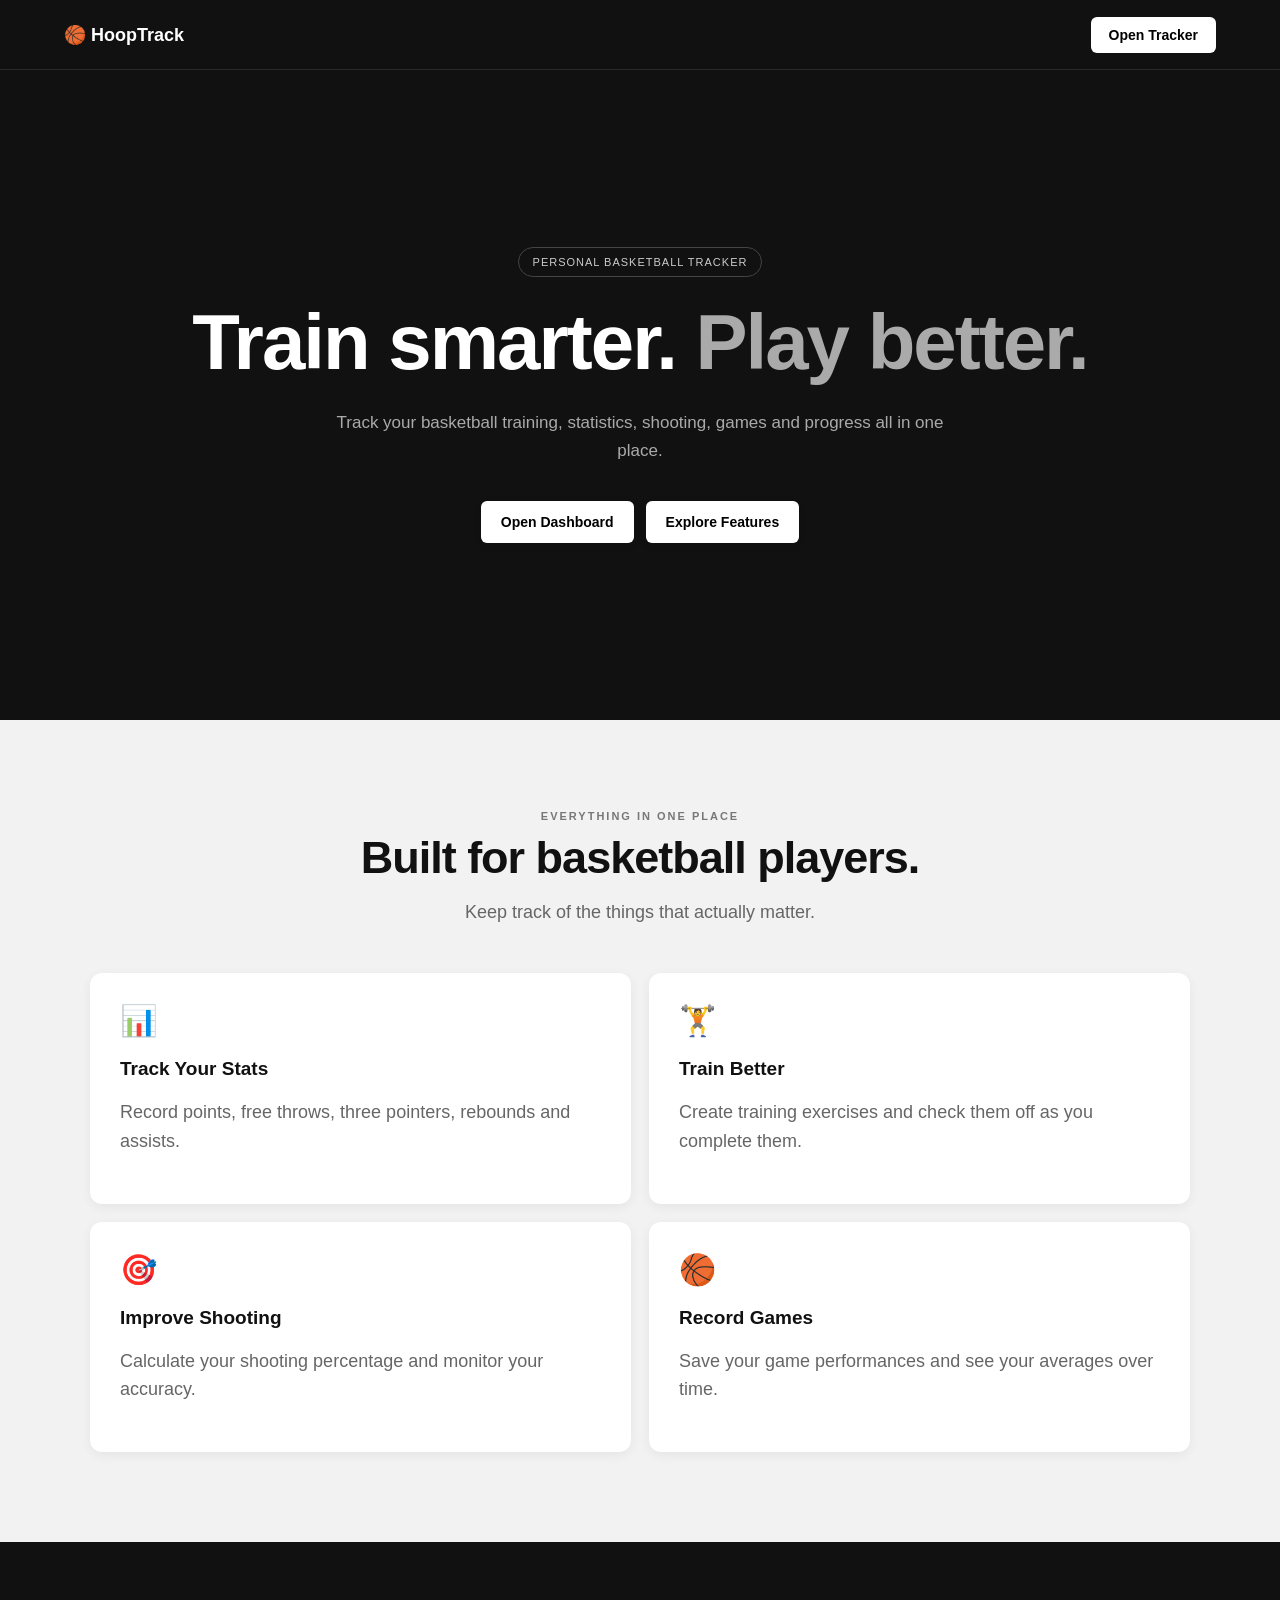
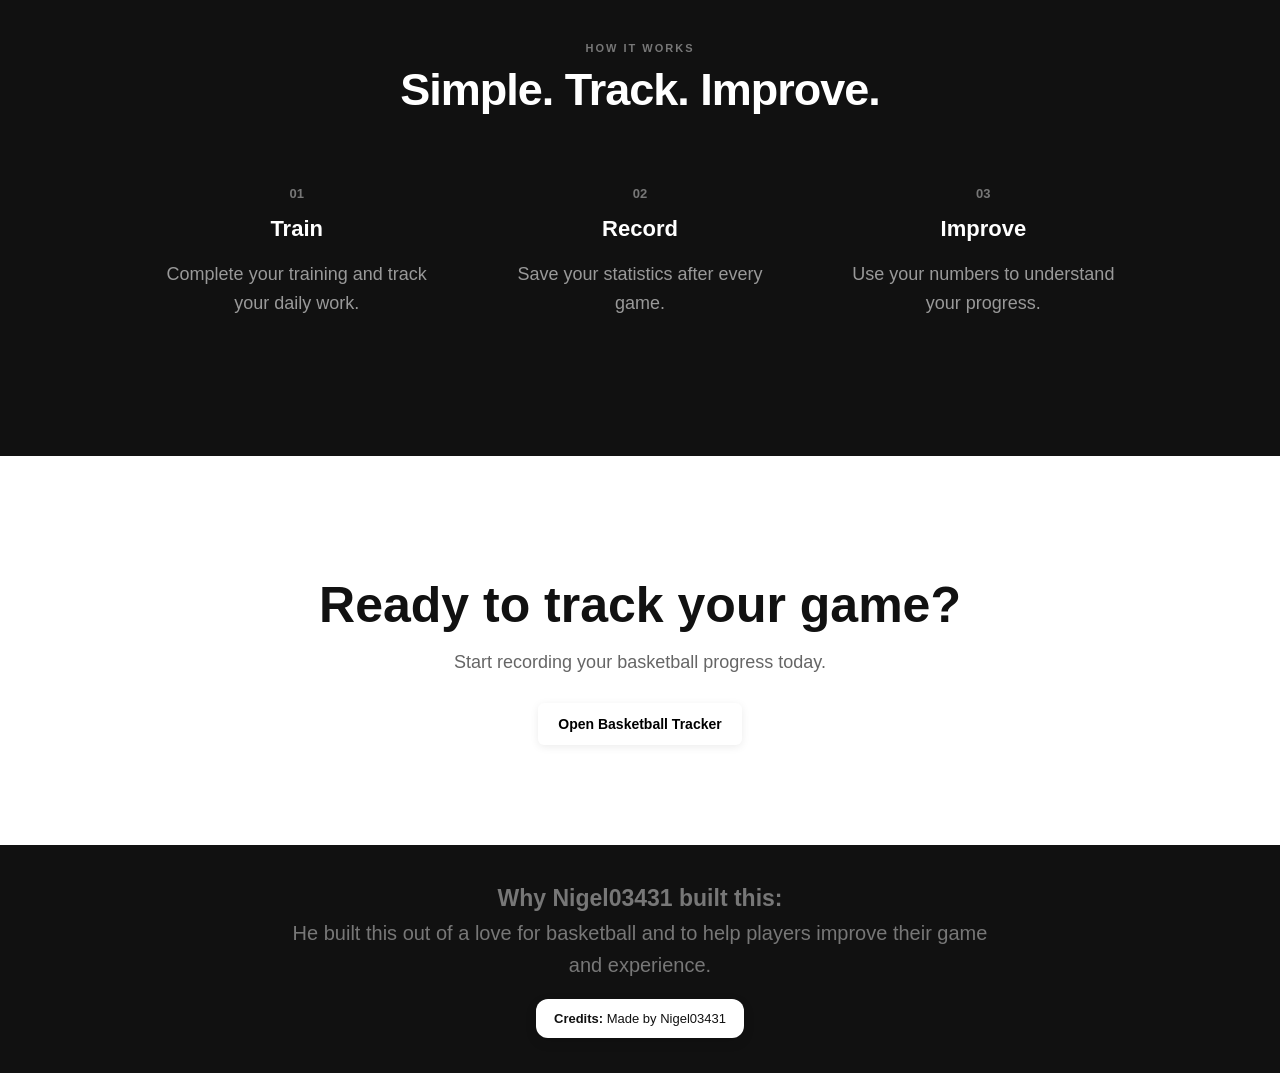
<file: index.html>
<!DOCTYPE html>
<html lang="en">

<head>

    <meta charset="UTF-8">

    <meta
        name="viewport"
        content="width=device-width, initial-scale=1.0"
    >

    <link rel="apple-touch-icon" href="icon-192.png">

    <link rel="manifest" href="manifest.json">

    <meta
        name="theme-color"
        content="#111111"
    >

    <title>Basketball Tracker</title>

    <link rel="stylesheet" href="style.css">

</head>

<body class="home-page">

    <!-- =========================
         NAVBAR
    ========================== -->

    <nav class="home-navbar">

        <div class="home-logo">
            🏀 HoopTrack
        </div>

        <a
            href="dashboard.html"
            class="nav-open-button"
        >
            Open Tracker
        </a>

    </nav>


    <!-- =========================
         HERO
    ========================== -->

    <main>

        <section class="hero-section">

            <div class="hero-content">

                <div class="hero-badge">
                    PERSONAL BASKETBALL TRACKER
                </div>

                <h1>
                    Train smarter.
                    <span>Play better.</span>
                </h1>

                <p>
                    Track your basketball training,
                    statistics, shooting,
                    games and progress
                    all in one place.
                </p>

                <div class="hero-buttons">

                    <a
                        href="dashboard.html"
                        class="primary-button"
                    >
                        Open Dashboard
                    </a>

                    <a
                        href="#features"
                        class="secondary-button"
                    >
                        Explore Features
                    </a>

                </div>

            </div>

        </section>


        <!-- =========================
             FEATURES
        ========================== -->

        <section
            class="features-section"
            id="features"
        >

            <div class="section-heading">

                <div class="section-label">
                    EVERYTHING IN ONE PLACE
                </div>

                <h2>
                    Built for basketball players.
                </h2>

                <p>
                    Keep track of the things
                    that actually matter.
                </p>

            </div>


            <div class="home-feature-grid">

                <div class="home-feature-card">

                    <div class="feature-icon">
                        📊
                    </div>

                    <h3>
                        Track Your Stats
                    </h3>

                    <p>
                        Record points,
                        free throws,
                        three pointers,
                        rebounds and assists.
                    </p>

                </div>


                <div class="home-feature-card">

                    <div class="feature-icon">
                        🏋️
                    </div>

                    <h3>
                        Train Better
                    </h3>

                    <p>
                        Create training exercises
                        and check them off as
                        you complete them.
                    </p>

                </div>


                <div class="home-feature-card">

                    <div class="feature-icon">
                        🎯
                    </div>

                    <h3>
                        Improve Shooting
                    </h3>

                    <p>
                        Calculate your shooting
                        percentage and monitor
                        your accuracy.
                    </p>

                </div>


                <div class="home-feature-card">

                    <div class="feature-icon">
                        🏀
                    </div>

                    <h3>
                        Record Games
                    </h3>

                    <p>
                        Save your game performances
                        and see your averages over time.
                    </p>

                </div>

            </div>

        </section>


        <!-- =========================
             HOW IT WORKS
        ========================== -->

        <section class="how-section">

            <div class="section-heading">

                <div class="section-label">
                    HOW IT WORKS
                </div>

                <h2>
                    Simple. Track. Improve.
                </h2>

            </div>


            <div class="steps">

                <div class="step">

                    <div class="step-number">
                        01
                    </div>

                    <h3>
                        Train
                    </h3>

                    <p>
                        Complete your training
                        and track your daily work.
                    </p>

                </div>


                <div class="step">

                    <div class="step-number">
                        02
                    </div>

                    <h3>
                        Record
                    </h3>

                    <p>
                        Save your statistics
                        after every game.
                    </p>

                </div>


                <div class="step">

                    <div class="step-number">
                        03
                    </div>

                    <h3>
                        Improve
                    </h3>

                    <p>
                        Use your numbers to
                        understand your progress.
                    </p>

                </div>

            </div>

        </section>


        <!-- =========================
             CTA
        ========================== -->

        <section class="cta-section">

            <h2>
                Ready to track your game?
            </h2>

            <p>
                Start recording your basketball
                progress today.
            </p>

            <a
                href="dashboard.html"
                class="primary-button"
            >
                Open Basketball Tracker
            </a>

        </section>

    </main>


    <!-- =========================
         FOOTER
    ========================== -->

    <footer>

        <p>
            <strong>Why Nigel03431 built this:</strong><br>
            He built this out of a love for basketball and to help players improve their game and experience.
        </p>

        <div class="mini-footer">
            <strong>Credits:</strong> Made by Nigel03431
        </div>
        
    </footer>

</body>

</html>
</file>
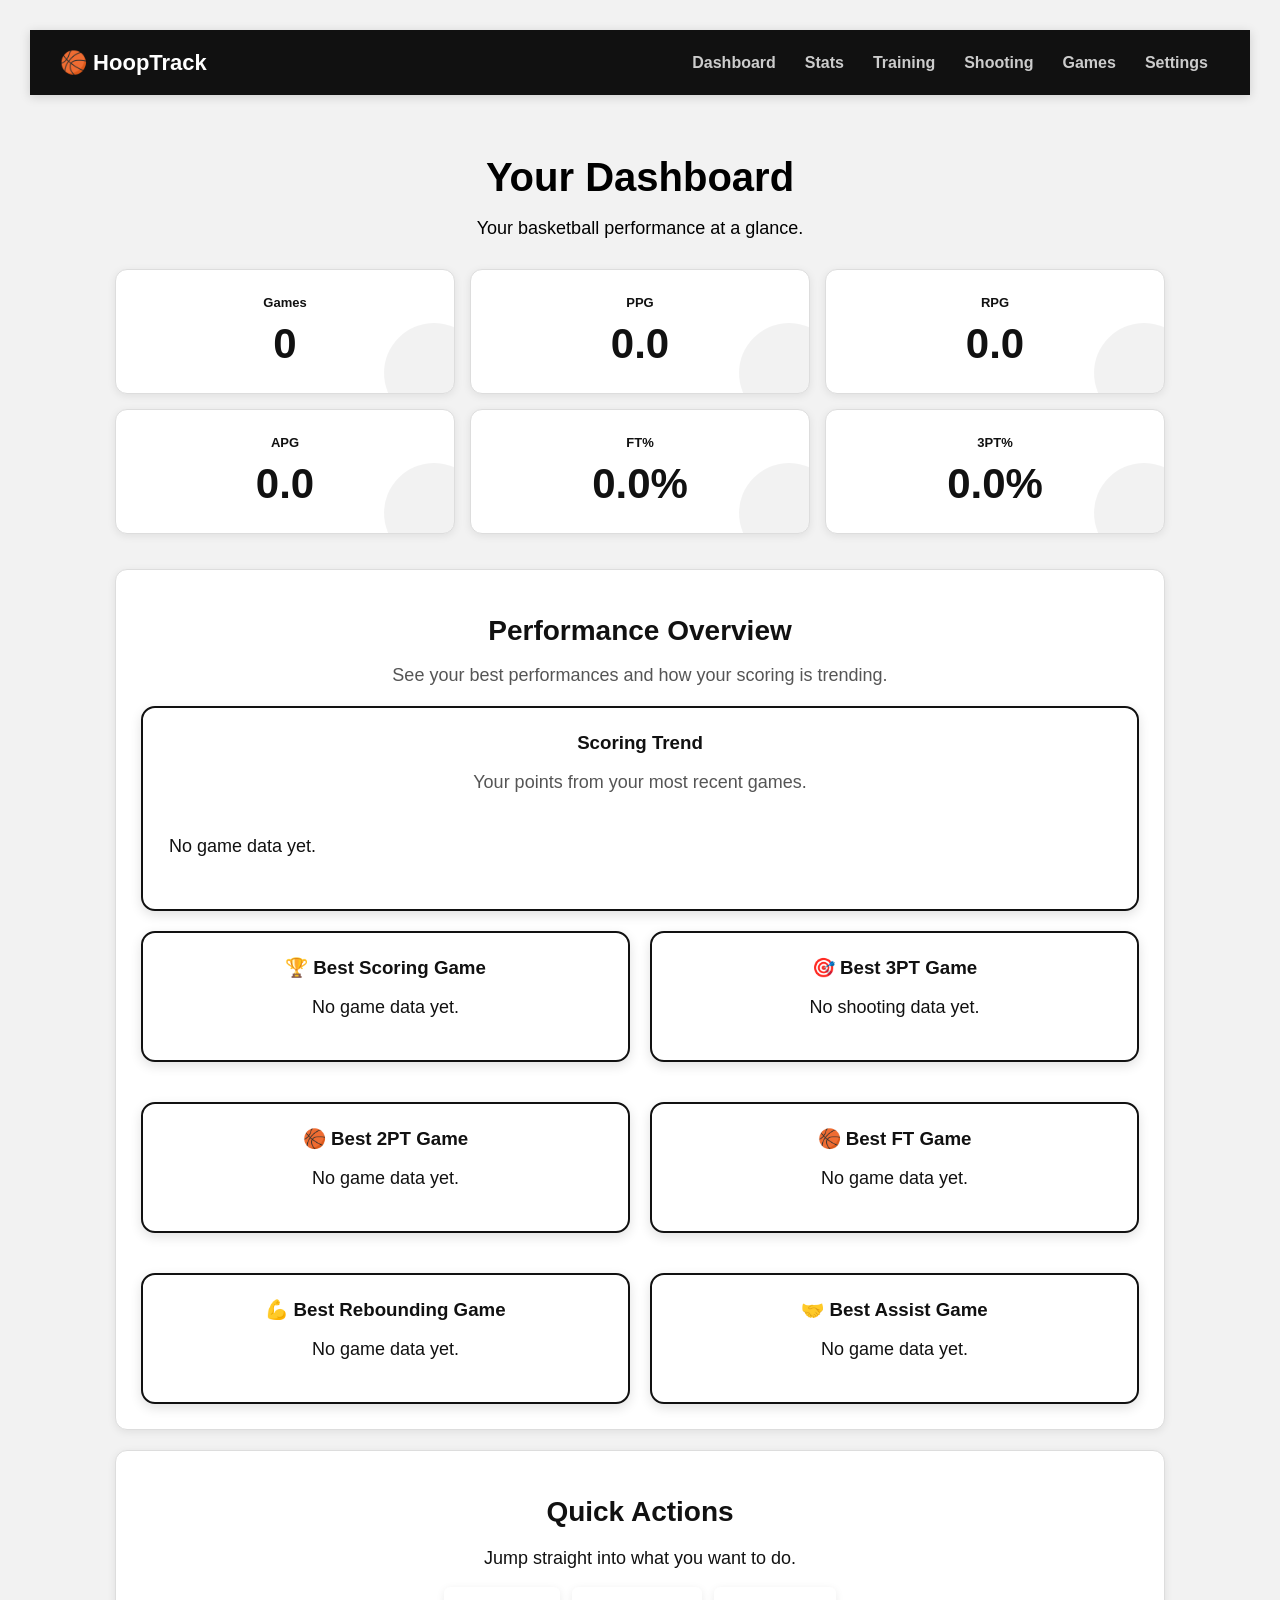
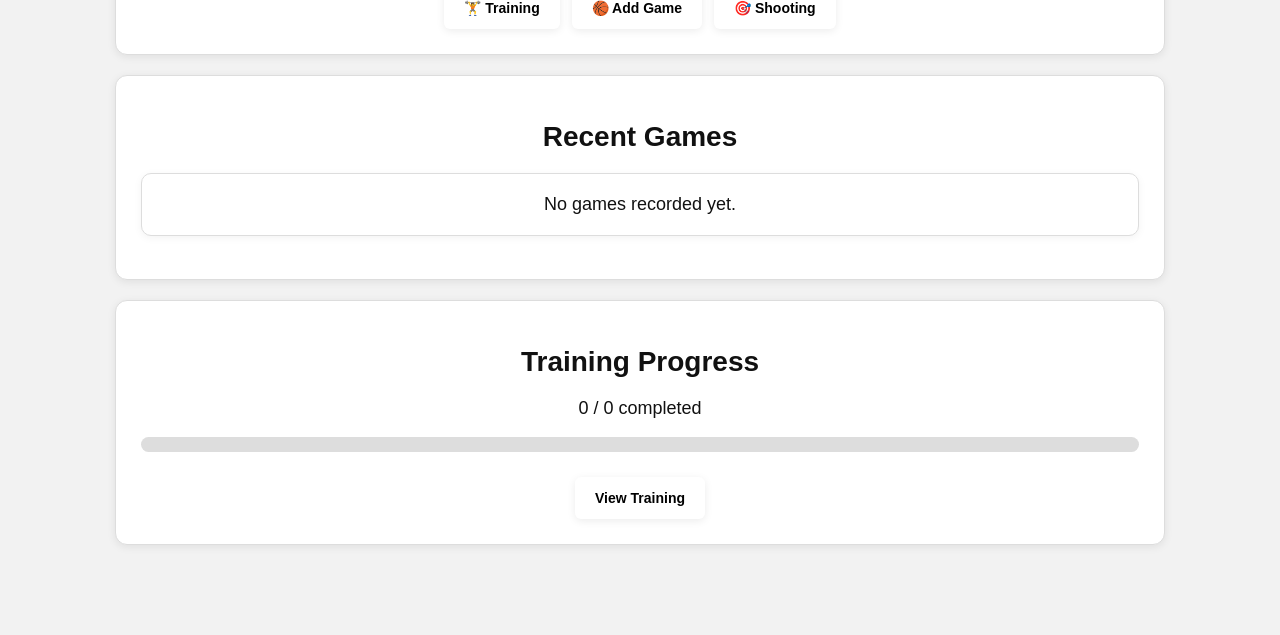
<file: dashboard.html>
<!DOCTYPE html>
<html lang="en">

<head>

    <meta charset="UTF-8">

    <meta
        name="viewport"
        content="width=device-width, initial-scale=1.0"
    >

    <link rel="apple-touch-icon" href="icon-192.png">

    <title>Dashboard | Basketball Tracker</title>

    <link rel="stylesheet" href="style.css">
    <link rel="manifest" href="manifest.json">
    <meta name="theme-color" content="#111111">

</head>

<body>

    <!-- =========================
         APP NAVBAR
    ========================== -->

    <nav class="app-navbar">

        <a href="index.html" class="app-logo">
            🏀 HoopTrack
        </a>

        <div class="app-nav-links">

            <a href="dashboard.html">
                Dashboard
            </a>

            <a href="stats.html">
                Stats
            </a>

            <a href="training.html">
                Training
            </a>

            <a href="shooting.html">
                Shooting
            </a>

            <a href="games.html">
                Games
            </a>

            <a href="settings.html">
                Settings
            </a>

        </div>

    </nav>


    <!-- =========================
         DASHBOARD
    ========================== -->

    <main>

        <section class="tracker-page-section">

            <h1>
                Your Dashboard
            </h1>

            <p>
                Your basketball performance at a glance.
            </p>


            <!-- =========================
                 PERFORMANCE CARDS
            ========================== -->

            <div class="dashboard-cards">

                <div class="dashboard-card">

                    <h3>
                        Games
                    </h3>

                    <p id="dashboard-games">
                        0
                    </p>

                </div>


                <div class="dashboard-card">

                    <h3>
                        PPG
                    </h3>

                    <p id="dashboard-ppg">
                        0.0
                    </p>

                </div>


                <div class="dashboard-card">

                    <h3>
                        RPG
                    </h3>

                    <p id="dashboard-rpg">
                        0.0
                    </p>

                </div>


                <div class="dashboard-card">

                    <h3>
                        APG
                    </h3>

                    <p id="dashboard-apg">
                        0.0
                    </p>

                </div>


                <div class="dashboard-card">

                    <h3>
                        FT%
                    </h3>

                    <p id="dashboard-ft">
                        0.0%
                    </p>

                </div>


                <div class="dashboard-card">

                    <h3>
                        3PT%
                    </h3>

                    <p id="dashboard-3pt">
                        0.0%
                    </p>

                </div>

            </div>

<section class="dashboard-section analytics-section">

    <h2>Performance Overview</h2>

    <p class="analytics-intro">
        See your best performances and how your scoring is trending.
    </p>


    <!-- SCORING TREND -->
    <div class="analytics-card">

        <h3>Scoring Trend</h3>

        <p class="analytics-description">
            Your points from your most recent games.
        </p>

        <div
            id="scoring-trend"
            class="scoring-trend"
        >

            <p>No game data yet.</p>

        </div>

    </div>


    <!-- BEST PERFORMANCES -->
    <div class="analytics-grid">


        <!-- BEST SCORING -->
        <div class="analytics-card">

            <h3>🏆 Best Scoring Game</h3>

            <div id="best-scoring-game">

                <p>No game data yet.</p>

            </div>

        </div>


        <!-- BEST 3PT -->
        <div class="analytics-card">

            <h3>🎯 Best 3PT Game</h3>

            <div id="best-three-game">

                <p>No 3PT data yet.</p>

            </div>

        </div>


        <!-- BEST 2PT -->
        <div class="analytics-card">

            <h3>🏀 Best 2PT Game</h3>

            <div id="best-two-game">

                <p>No 2PT data yet.</p>

            </div>

        </div>


        <!-- BEST FT -->
        <div class="analytics-card">

            <h3>🏀 Best FT Game</h3>

            <div id="best-ft-game">

                <p>No FT data yet.</p>

            </div>

        </div>


        <!-- BEST REBOUNDING -->
        <div class="analytics-card">

            <h3>💪 Best Rebounding Game</h3>

            <div id="best-rebound-game">

                <p>No game data yet.</p>

            </div>

        </div>


        <!-- BEST ASSISTS -->
        <div class="analytics-card">

            <h3>🤝 Best Assist Game</h3>

            <div id="best-assist-game">

                <p>No game data yet.</p>

            </div>

        </div>


    </div>

</section>


            <!-- =========================
                 QUICK ACTIONS
            ========================== -->

            <section class="dashboard-section">

                <h2>
                    Quick Actions
                </h2>

                <p>
                    Jump straight into what you want to do.
                </p>

                <div class="hero-buttons">

                    <a
                        href="training.html"
                        class="primary-button"
                    >
                        🏋️ Training
                    </a>

                    <a
                        href="games.html"
                        class="primary-button"
                    >
                        🏀 Add Game
                    </a>

                    <a
                        href="shooting.html"
                        class="secondary-button"
                    >
                        🎯 Shooting
                    </a>

                </div>

            </section>


            <!-- =========================
                 RECENT GAMES
            ========================== -->

            <section class="dashboard-section">

                <h2>
                    Recent Games
                </h2>

                <div id="dashboard-recent-games">

                    <p>
                        No games recorded yet.
                    </p>

                </div>

            </section>


            <!-- =========================
                 TRAINING PROGRESS
            ========================== -->

            <section class="dashboard-section">

                <h2>
                    Training Progress
                </h2>

                <p id="dashboard-training-progress">
                    0 / 0 completed
                </p>

                <div class="progress-container">

                    <div
                        id="dashboard-progress-bar"
                        style="width: 0%;"
                    ></div>

                </div>

                <a
                    href="training.html"
                    class="primary-button"
                >
                    View Training
                </a>

            </section>

        </section>

    </main>

    <script src="script.js"></script>

</body>

</html>
</file>
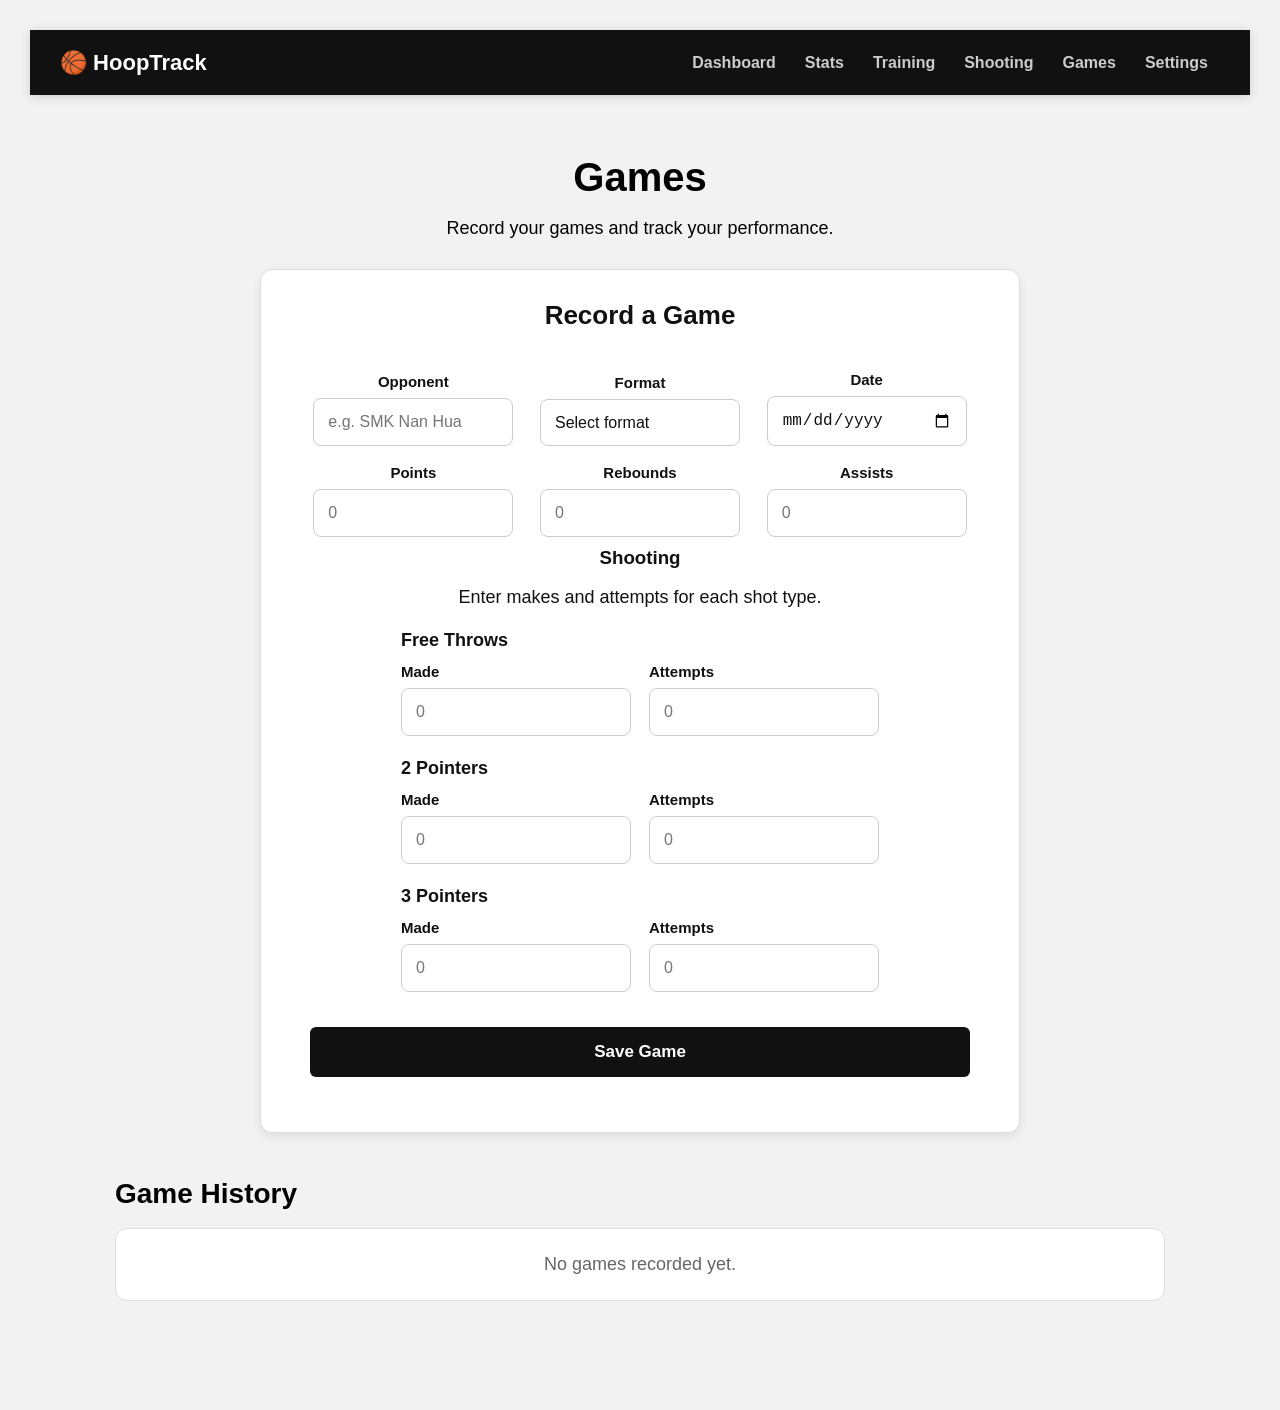
<file: games.html>
<!DOCTYPE html>
<html lang="en">

<head>
    <meta charset="UTF-8">

    <meta
        name="viewport"
        content="width=device-width, initial-scale=1.0"
    >

    <link rel="apple-touch-icon" href="icon-192.png">

    <title>Games | HoopTrack</title>

    <link rel="stylesheet" href="style.css">
    <link rel="manifest" href="manifest.json">
    <meta name="theme-color" content="#111111">
</head>


<body>


    <!-- =========================
         NAVBAR
    ========================== -->

    <nav class="app-navbar">

        <a href="index.html" class="app-logo">
            🏀 HoopTrack
        </a>


        <div class="app-nav-links">

            <a href="dashboard.html">
                Dashboard
            </a>

            <a href="stats.html">
                Stats
            </a>

            <a href="training.html">
                Training
            </a>

            <a href="shooting.html">
                Shooting
            </a>

            <a href="games.html">
                Games
            </a>

            <a href="settings.html">
                Settings
            </a>

        </div>

    </nav>



    <!-- =========================
         MAIN
    ========================== -->

    <main>

        <section class="tracker-page-section">


            <h1>
                Games
            </h1>


            <p>
                Record your games and track your performance.
            </p>



            <!-- =========================
                 RECORD GAME
            ========================== -->

            <div class="game-form">

                <h2>
                    Record a Game
                </h2>



                <div class="game-input-grid">


                    <!-- OPPONENT -->

                    <div>

                        <label for="game-opponent">
                            Opponent
                        </label>

                        <input
                            type="text"
                            id="game-opponent"
                            placeholder="e.g. SMK Nan Hua"
                        >

                    </div>



                    <!-- FORMAT -->

                    <div>

                        <label for="game-format">
                            Format
                        </label>

                        <select
                            id="game-format"
                            name="game-format"
                        >

                            <option value="">
                                Select format
                            </option>

                            <option value="1v1">
                                1v1
                            </option>

                            <option value="2v2">
                                2v2
                            </option>

                            <option value="3v3">
                                3v3
                            </option>

                            <option value="4v4">
                                4v4
                            </option>

                            <option value="5v5">
                                5v5
                            </option>

                            <option value="6v6">
                                6v6
                            </option>

                            <option value="7v7">
                                7v7
                            </option>

                            <option value="8v8">
                                8v8
                            </option>

                            <option value="9v9">
                                9v9
                            </option>

                            <option value="10v10">
                                10v10
                            </option>

                        </select>

                    </div>



                    <!-- DATE -->

                    <div>

                        <label for="game-date">
                            Date
                        </label>

                        <input
                            type="date"
                            id="game-date"
                        >

                    </div>



                    <!-- POINTS -->

                    <div>

                        <label for="game-points">
                            Points
                        </label>

                        <input
                            type="number"
                            id="game-points"
                            min="0"
                            placeholder="0"
                        >

                    </div>



                    <!-- REBOUNDS -->

                    <div>

                        <label for="game-rebounds">
                            Rebounds
                        </label>

                        <input
                            type="number"
                            id="game-rebounds"
                            min="0"
                            placeholder="0"
                        >

                    </div>



                    <!-- ASSISTS -->

                    <div>

                        <label for="game-assists">
                            Assists
                        </label>

                        <input
                            type="number"
                            id="game-assists"
                            min="0"
                            placeholder="0"
                        >

                    </div>


                </div>



                <!-- =========================
                     SHOOTING SECTION
                ========================== -->

                <div class="game-shooting-section">

                    <h3>
                        Shooting
                    </h3>

                    <p class="game-shooting-description">
                        Enter makes and attempts for each shot type.
                    </p>



                    <!-- FREE THROWS -->

                    <div class="game-shot-group">

                        <h4>
                            Free Throws
                        </h4>


                        <div class="game-shot-inputs">

                            <div>

                                <label for="game-ft-made">
                                    Made
                                </label>

                                <input
                                    type="number"
                                    id="game-ft-made"
                                    min="0"
                                    placeholder="0"
                                >

                            </div>


                            <div>

                                <label for="game-ft-attempts">
                                    Attempts
                                </label>

                                <input
                                    type="number"
                                    id="game-ft-attempts"
                                    min="0"
                                    placeholder="0"
                                >

                            </div>

                        </div>

                    </div>



                    <!-- TWO POINTERS -->

                    <div class="game-shot-group">

                        <h4>
                            2 Pointers
                        </h4>


                        <div class="game-shot-inputs">

                            <div>

                                <label for="game-two-made">
                                    Made
                                </label>

                                <input
                                    type="number"
                                    id="game-two-made"
                                    min="0"
                                    placeholder="0"
                                >

                            </div>


                            <div>

                                <label for="game-two-attempts">
                                    Attempts
                                </label>

                                <input
                                    type="number"
                                    id="game-two-attempts"
                                    min="0"
                                    placeholder="0"
                                >

                            </div>

                        </div>

                    </div>



                    <!-- THREE POINTERS -->

                    <div class="game-shot-group">

                        <h4>
                            3 Pointers
                        </h4>


                        <div class="game-shot-inputs">

                            <div>

                                <label for="game-three-made">
                                    Made
                                </label>

                                <input
                                    type="number"
                                    id="game-three-made"
                                    min="0"
                                    placeholder="0"
                                >

                            </div>


                            <div>

                                <label for="game-three-attempts">
                                    Attempts
                                </label>

                                <input
                                    type="number"
                                    id="game-three-attempts"
                                    min="0"
                                    placeholder="0"
                                >

                            </div>

                        </div>

                    </div>


                </div>



                <!-- =========================
                     SAVE
                ========================== -->

                <button id="save-game-button">
                    Save Game
                </button>


                <p id="game-save-message"></p>


            </div>



            <!-- =========================
                 GAME HISTORY
            ========================== -->

            <div class="game-history-section">

                <h2>
                    Game History
                </h2>


                <div id="game-history">

                    <p id="no-games-message">
                        No games recorded yet.
                    </p>

                </div>

            </div>


        </section>

    </main>



    <script src="script.js"></script>

</body>

</html>
</file>
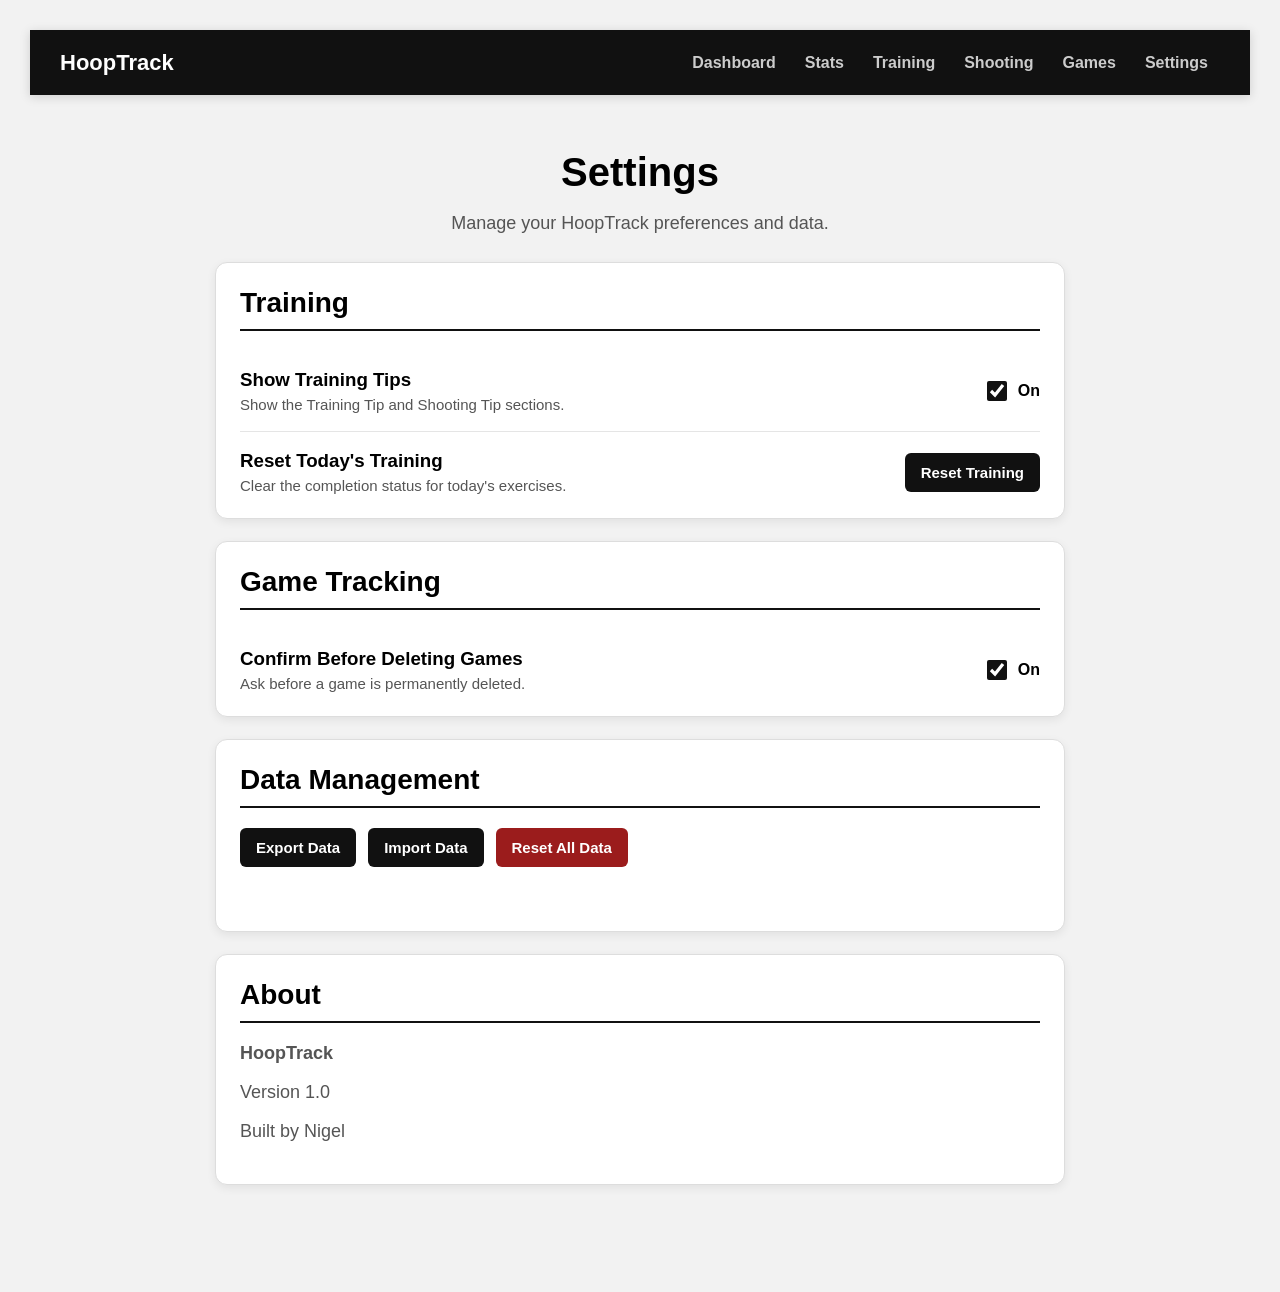
<file: settings.html>
<!DOCTYPE html>
<html lang="en">
<head>
	<meta charset="UTF-8">
	<meta name="viewport" content="width=device-width, initial-scale=1.0">
	<link rel="apple-touch-icon" href="icon-192.png">
	<title>Settings | Basketball Tracker</title>
	<link rel="stylesheet" href="style.css">
	<link rel="manifest" href="manifest.json">
	<meta name="theme-color" content="#111111">
</head>
<body>
	<nav class="app-navbar">
		<a href="index.html" class="app-logo">HoopTrack</a>
		<div class="app-nav-links">
			<a href="dashboard.html">Dashboard</a>
			<a href="stats.html">Stats</a>
			<a href="training.html">Training</a>
			<a href="shooting.html">Shooting</a>
			<a href="games.html">Games</a>
			<a href="settings.html">Settings</a>
		</div>
	</nav>  

	<main class="settings-page">
		<header class="settings-header">
			<h1>Settings</h1>
			<p>Manage your HoopTrack preferences and data.</p>
		</header>

		<section class="settings-group">
			<h2>Training</h2>
			<div class="setting-row">
				<div><h3>Show Training Tips</h3><p>Show the Training Tip and Shooting Tip sections.</p></div>
				<label class="setting-toggle"><input type="checkbox" id="show-training-tips"><span>On</span></label>
			</div>
			<div class="setting-row">
				<div><h3>Reset Today's Training</h3><p>Clear the completion status for today's exercises.</p></div>
				<button type="button" class="settings-button" id="reset-training-button">Reset Training</button>
			</div>
		</section>

		<section class="settings-group">
			<h2>Game Tracking</h2>
			<div class="setting-row">
				<div><h3>Confirm Before Deleting Games</h3><p>Ask before a game is permanently deleted.</p></div>
				<label class="setting-toggle"><input type="checkbox" id="confirm-delete-games"><span>On</span></label>
			</div>
		</section>

		<section class="settings-group">
			<h2>Data Management</h2>
			<div class="settings-actions">
				<button type="button" class="settings-button" id="export-data-button">Export Data</button>
				<button type="button" class="settings-button" id="import-data-button">Import Data</button>
				<input type="file" id="import-data-input" accept="application/json" hidden>
				<button type="button" class="settings-button settings-danger" id="reset-all-data-button">Reset All Data</button>
			</div>
			<p id="settings-status" class="settings-status" role="status"></p>
		</section>

		<section class="settings-group settings-about">
			<h2>About</h2>
			<p><strong>HoopTrack</strong></p>
			<p>Version 1.0</p>
			<p>Built by Nigel</p>
		</section>
	</main>
	<script src="script.js"></script>
</body>
</html>
</file>
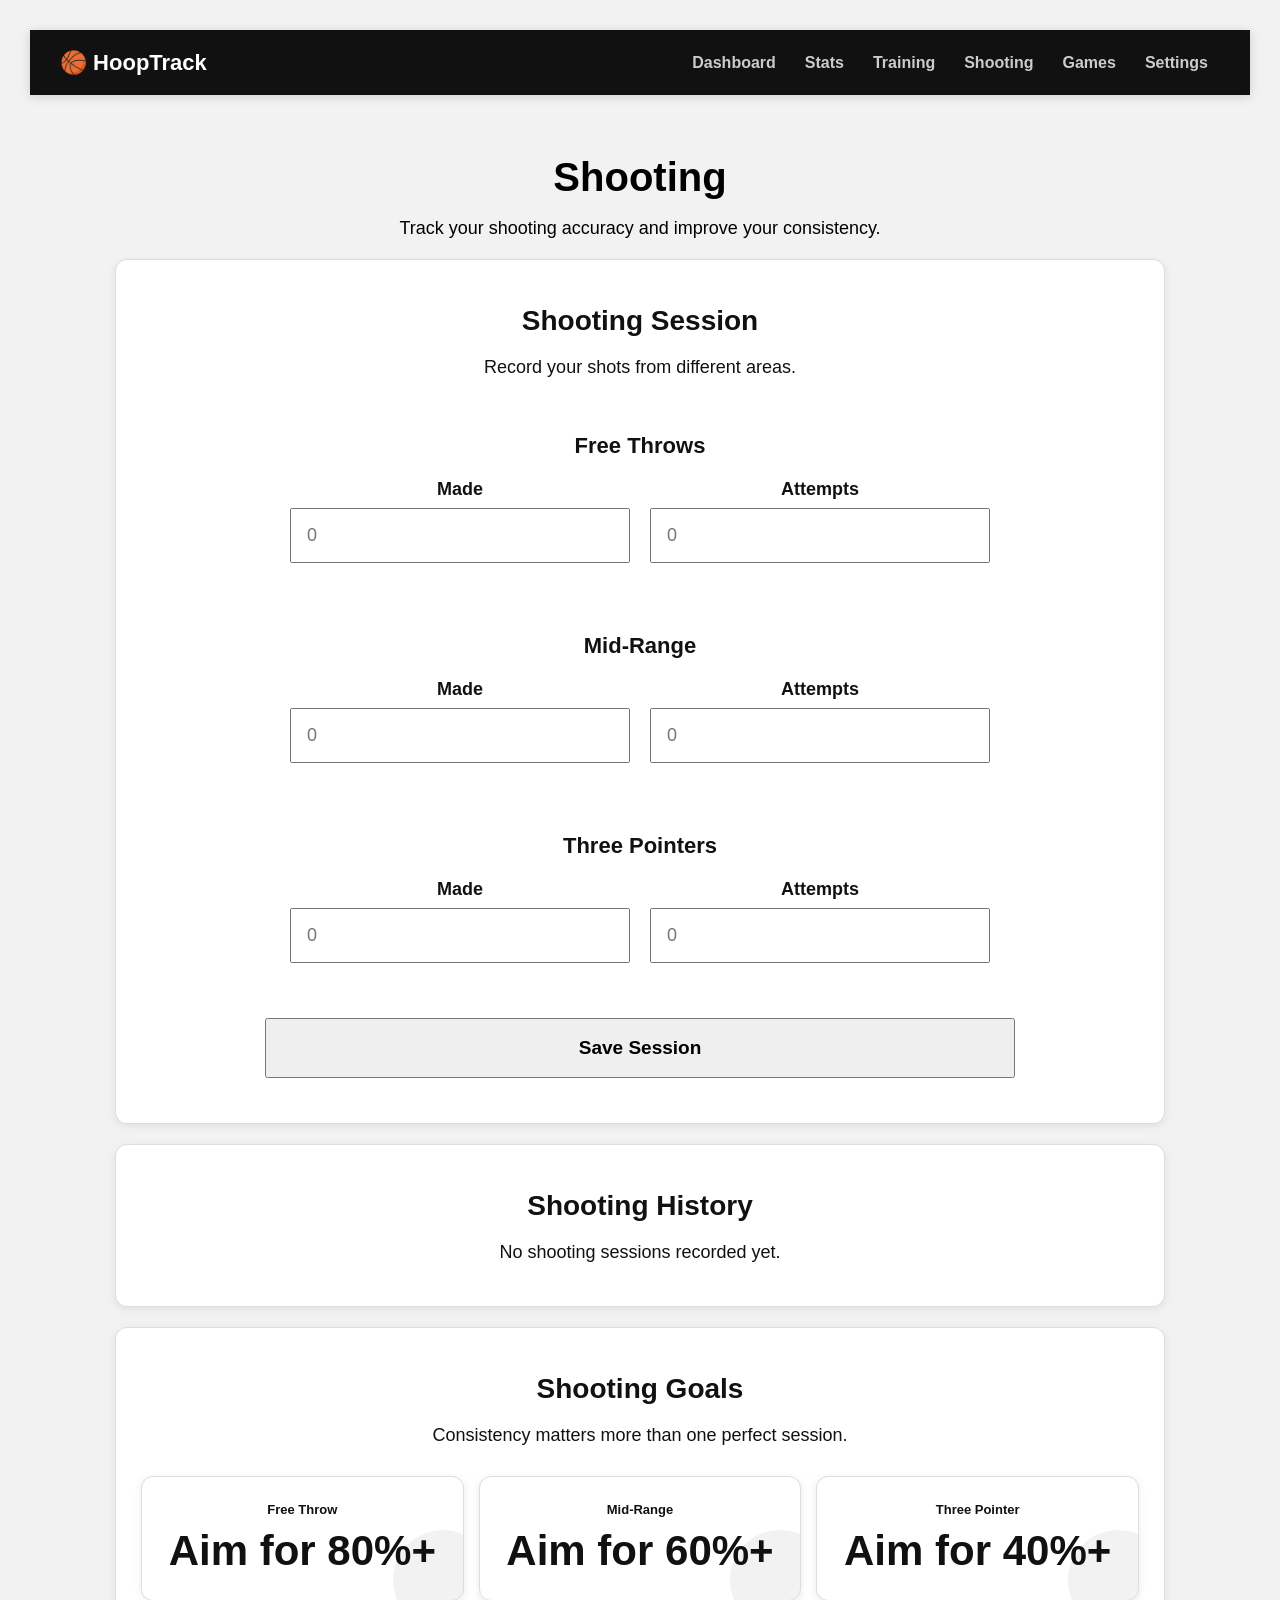
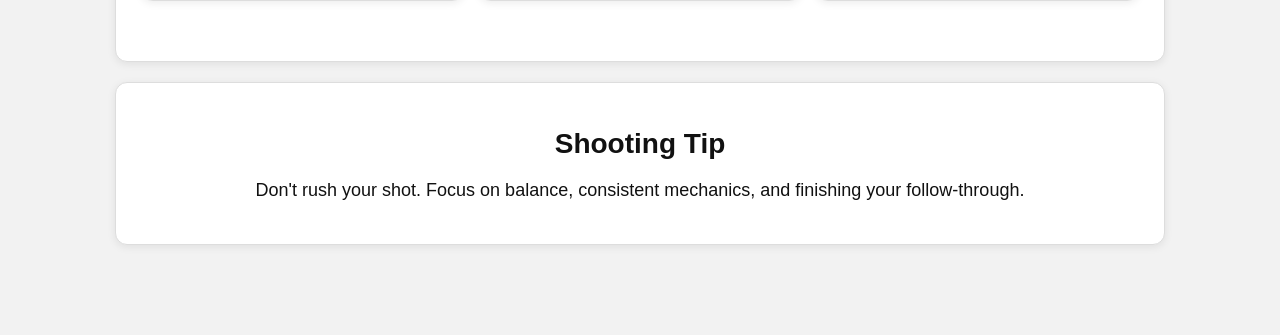
<file: shooting.html>
<!DOCTYPE html>
<html lang="en">

<head>

    <meta charset="UTF-8">

    <meta
        name="viewport"
        content="width=device-width, initial-scale=1.0"
    >

    <link rel="apple-touch-icon" href="icon-192.png">

    <title>Shooting | Basketball Tracker</title>

    <link rel="stylesheet" href="style.css">
    <link rel="manifest" href="manifest.json">
    <meta name="theme-color" content="#111111">

</head>

<body>

    <!-- =========================
         APP NAVBAR
    ========================== -->

    <nav class="app-navbar">

        <a href="index.html" class="app-logo">
            🏀 HoopTrack
        </a>

        <div class="app-nav-links">

            <a href="dashboard.html">
                Dashboard
            </a>

            <a href="stats.html">
                Stats
            </a>

            <a href="training.html">
                Training
            </a>

            <a href="shooting.html">
                Shooting
            </a>

            <a href="games.html">
                Games
            </a>

            <a href="settings.html">
                Settings
            </a>

        </div>

    </nav>


    <!-- =========================
         SHOOTING PAGE
    ========================== -->

    <main>

        <section class="tracker-page-section">

            <h1>
                Shooting
            </h1>

            <p>
                Track your shooting accuracy and improve your consistency.
            </p>


            <!-- =========================
                 SHOOTING SESSION
            ========================== -->

            <section class="dashboard-section">

                <h2>
                    Shooting Session
                </h2>

                <p>
                    Record your shots from different areas.
                </p>


                <div class="shooting-session">


                    <!-- FREE THROWS -->

                    <div class="shooting-category">

                        <h3>
                            Free Throws
                        </h3>

                        <div class="shooting-inputs">

                            <div>

                                <label for="ft-shooting-made">
                                    Made
                                </label>

                                <input
                                    type="number"
                                    id="ft-shooting-made"
                                    min="0"
                                    placeholder="0"
                                >

                            </div>


                            <div>

                                <label for="ft-shooting-attempts">
                                    Attempts
                                </label>

                                <input
                                    type="number"
                                    id="ft-shooting-attempts"
                                    min="0"
                                    placeholder="0"
                                >

                            </div>

                        </div>

                    </div>


                    <!-- MID RANGE -->

                    <div class="shooting-category">

                        <h3>
                            Mid-Range
                        </h3>

                        <div class="shooting-inputs">

                            <div>

                                <label for="mid-shooting-made">
                                    Made
                                </label>

                                <input
                                    type="number"
                                    id="mid-shooting-made"
                                    min="0"
                                    placeholder="0"
                                >

                            </div>


                            <div>

                                <label for="mid-shooting-attempts">
                                    Attempts
                                </label>

                                <input
                                    type="number"
                                    id="mid-shooting-attempts"
                                    min="0"
                                    placeholder="0"
                                >

                            </div>

                        </div>

                    </div>


                    <!-- THREE POINTERS -->

                    <div class="shooting-category">

                        <h3>
                            Three Pointers
                        </h3>

                        <div class="shooting-inputs">

                            <div>

                                <label for="three-shooting-made">
                                    Made
                                </label>

                                <input
                                    type="number"
                                    id="three-shooting-made"
                                    min="0"
                                    placeholder="0"
                                >

                            </div>


                            <div>

                                <label for="three-shooting-attempts">
                                    Attempts
                                </label>

                                <input
                                    type="number"
                                    id="three-shooting-attempts"
                                    min="0"
                                    placeholder="0"
                                >

                            </div>

                        </div>

                    </div>


                    <button id="save-shooting-button">
                        Save Session
                    </button>


                    <p id="shooting-save-message"></p>

                </div>

            </section>


            <!-- =========================
                 SHOOTING HISTORY
            ========================== -->

            <section class="dashboard-section">

                <h2>
                    Shooting History
                </h2>

                <div id="shooting-history">

                    <p>
                        No shooting sessions recorded yet.
                    </p>

                </div>

            </section>


            <!-- =========================
                 SHOOTING GOALS
            ========================== -->

            <section class="dashboard-section">

                <h2>
                    Shooting Goals
                </h2>

                <p>
                    Consistency matters more than one perfect session.
                </p>


                <div class="dashboard-cards">

                    <div class="dashboard-card">

                        <h3>
                            Free Throw
                        </h3>

                        <p>
                            Aim for 80%+
                        </p>

                    </div>


                    <div class="dashboard-card">

                        <h3>
                            Mid-Range
                        </h3>

                        <p>
                            Aim for 60%+
                        </p>

                    </div>


                    <div class="dashboard-card">

                        <h3>
                            Three Pointer
                        </h3>

                        <p>
                            Aim for 40%+
                        </p>

                    </div>

                </div>

            </section>


            <!-- =========================
                 SHOOTING TIP
            ========================== -->

            <section id="shooting-tip" class="dashboard-section">

                <h2>
                    Shooting Tip
                </h2>

                <p>
                    Don't rush your shot. Focus on balance,
                    consistent mechanics, and finishing your follow-through.
                </p>

            </section>

        </section>

    </main>


    <script src="script.js"></script>

</body>

</html>
</file>
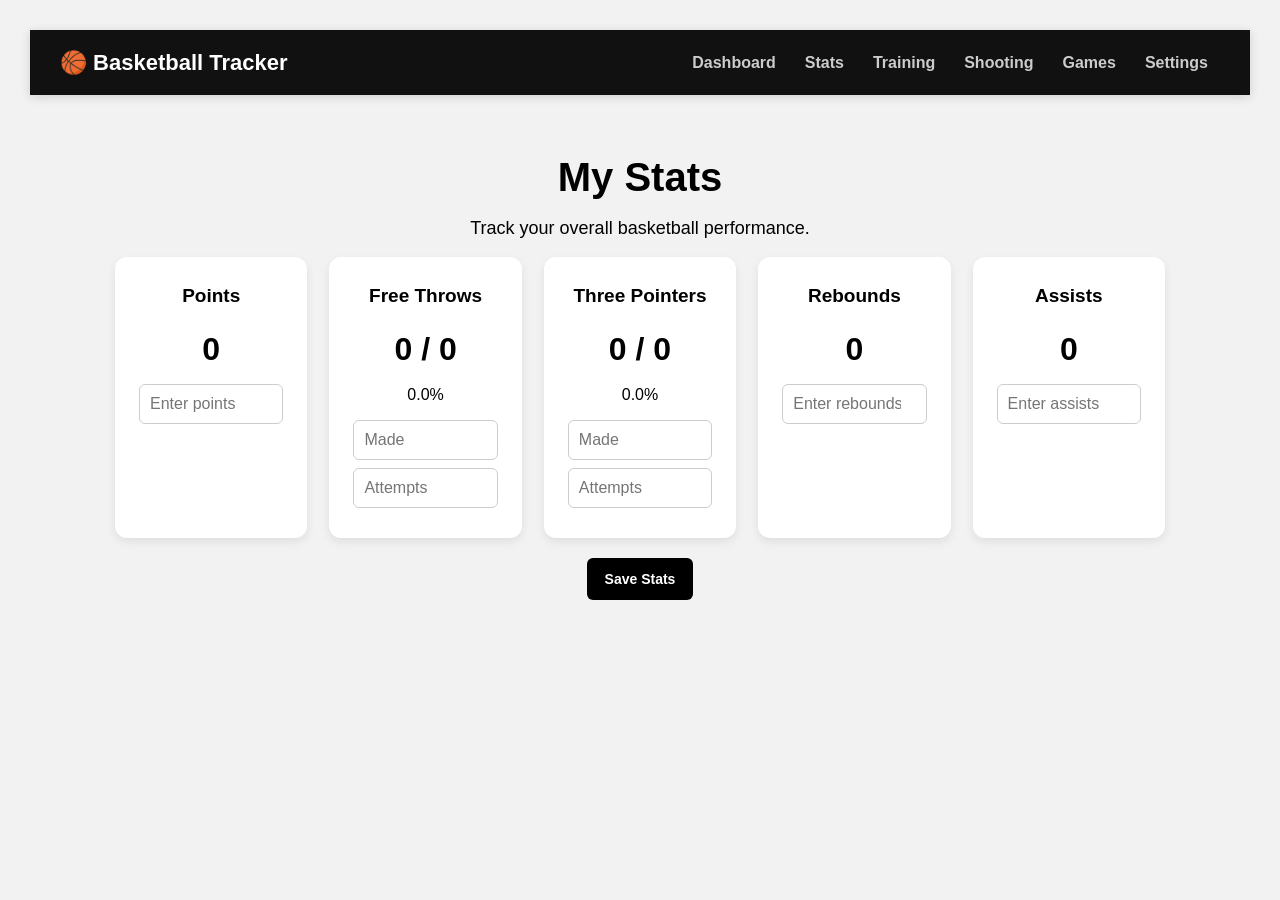
<file: stats.html>
<!DOCTYPE html>
<html lang="en">

<head>

    <meta charset="UTF-8">

    <meta
        name="viewport"
        content="width=device-width, initial-scale=1.0"
    >

    <link rel="apple-touch-icon" href="icon-192.png">

    <title>Stats | Basketball Tracker</title>

    <link rel="stylesheet" href="style.css">
    <link rel="manifest" href="manifest.json">
    <meta name="theme-color" content="#111111">

</head>

<body>

    <!-- =========================
         APP NAVBAR
    ========================== -->

    <nav class="app-navbar">

        <div class="app-logo">
            🏀 Basketball Tracker
        </div>

        <div class="app-nav-links">

            <a href="dashboard.html">
                Dashboard
            </a>

            <a href="stats.html">
                Stats
            </a>

            <a href="training.html">
                Training
            </a>

            <a href="shooting.html">
                Shooting
            </a>

            <a href="games.html">
                Games
            </a>

            <a href="settings.html">
                Settings
            </a>

        </div>

    </nav>


    <!-- =========================
         STATS PAGE
    ========================== -->

    <main>

        <section class="tracker-page-section">

            <h1>
                My Stats
            </h1>

            <p>
                Track your overall basketball performance.
            </p>


            <!-- =========================
                 STAT CARDS
            ========================== -->

            <div class="stats">


                <!-- POINTS -->

                <div class="stat-card">

                    <h3>
                        Points
                    </h3>

                    <p
                        class="stat-number"
                        id="points-stat"
                    >
                        0
                    </p>

                    <input
                        type="number"
                        id="points-input"
                        min="0"
                        placeholder="Enter points"
                    >

                </div>


                <!-- FREE THROWS -->

                <div class="stat-card">

                    <h3>
                        Free Throws
                    </h3>

                    <p
                        class="stat-number"
                        id="free-throws-stat"
                    >
                        0 / 0
                    </p>

                    <p id="free-throws-percentage">
                        0.0%
                    </p>

                    <input
                        type="number"
                        id="free-throws-made-input"
                        min="0"
                        placeholder="Made"
                    >

                    <input
                        type="number"
                        id="free-throws-attempts-input"
                        min="0"
                        placeholder="Attempts"
                    >

                </div>


                <!-- THREE POINTERS -->

                <div class="stat-card">

                    <h3>
                        Three Pointers
                    </h3>

                    <p
                        class="stat-number"
                        id="three-pointers-stat"
                    >
                        0 / 0
                    </p>

                    <p id="three-pointers-percentage">
                        0.0%
                    </p>

                    <input
                        type="number"
                        id="three-pointers-made-input"
                        min="0"
                        placeholder="Made"
                    >

                    <input
                        type="number"
                        id="three-pointers-attempts-input"
                        min="0"
                        placeholder="Attempts"
                    >

                </div>


                <!-- REBOUNDS -->

                <div class="stat-card">

                    <h3>
                        Rebounds
                    </h3>

                    <p
                        class="stat-number"
                        id="rebounds-stat"
                    >
                        0
                    </p>

                    <input
                        type="number"
                        id="rebounds-input"
                        min="0"
                        placeholder="Enter rebounds"
                    >

                </div>


                <!-- ASSISTS -->

                <div class="stat-card">

                    <h3>
                        Assists
                    </h3>

                    <p
                        class="stat-number"
                        id="assists-stat"
                    >
                        0
                    </p>

                    <input
                        type="number"
                        id="assists-input"
                        min="0"
                        placeholder="Enter assists"
                    >

                </div>

            </div>


            <!-- =========================
                 SAVE STATS
            ========================== -->

            <button id="save-stats-button">
                Save Stats
            </button>


        </section>

    </main>

    <script src="script.js"></script>

</body>

</html>
</file>
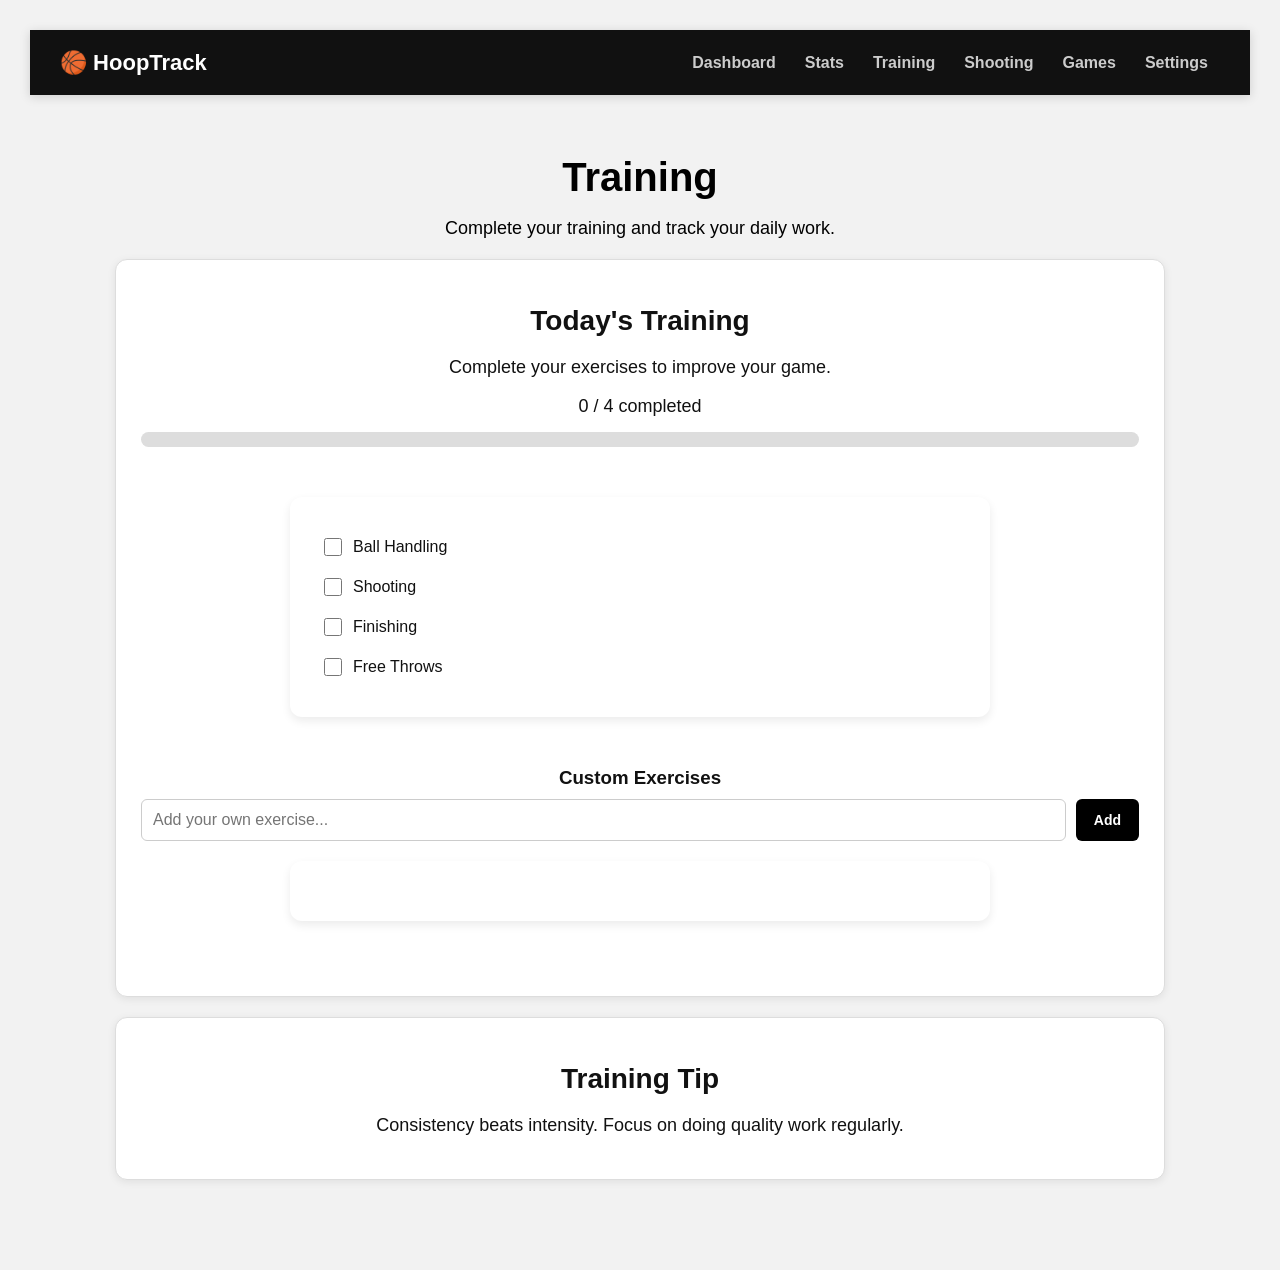
<file: training.html>
<!DOCTYPE html>
<html lang="en">

<head>

    <meta charset="UTF-8">

    <meta
        name="viewport"
        content="width=device-width, initial-scale=1.0"
    >

    <link rel="apple-touch-icon" href="icon-192.png">

    <title>Training | Basketball Tracker</title>

    <link rel="stylesheet" href="style.css">
    <link rel="manifest" href="manifest.json">
    <meta name="theme-color" content="#111111">

</head>

<body>

    <!-- =========================
         APP NAVBAR
    ========================== -->

    <nav class="app-navbar">

        <a href="index.html" class="app-logo">
            🏀 HoopTrack
        </a>

        <div class="app-nav-links">

            <a href="dashboard.html">
                Dashboard
            </a>

            <a href="stats.html">
                Stats
            </a>

            <a href="training.html">
                Training
            </a>

            <a href="shooting.html">
                Shooting
            </a>

            <a href="games.html">
                Games
            </a>

            <a href="settings.html">
                Settings
            </a>

        </div>

    </nav>


    <!-- =========================
         TRAINING PAGE
    ========================== -->

    <main>

        <section class="tracker-page-section">

            <h1>
                Training
            </h1>

            <p>
                Complete your training and track your daily work.
            </p>


            <!-- =========================
                 TODAY'S TRAINING
            ========================== -->

            <section class="dashboard-section">

                <h2>
                    Today's Training
                </h2>

                <p>
                    Complete your exercises to improve your game.
                </p>

                <!-- PROGRESS -->

                <div class="training-progress">

                    <p id="progress">
                        0 / 4 completed
                    </p>

                    <div class="progress-container">

                        <div
                            id="progress-bar"
                            style="width: 0%;"
                        ></div>

                    </div>

                </div>


                <!-- ORIGINAL EXERCISES -->

                <div class="training">

                    <label>
                        <input
                            type="checkbox"
                            id="task1"
                        >
                        Ball Handling
                    </label>


                    <label>
                        <input
                            type="checkbox"
                            id="task2"
                        >
                        Shooting
                    </label>


                    <label>
                        <input
                            type="checkbox"
                            id="task3"
                        >
                        Finishing
                    </label>


                    <label>
                        <input
                            type="checkbox"
                            id="task4"
                        >
                        Free Throws
                    </label>

                </div>


                <!-- =========================
                     CUSTOM EXERCISES
                ========================== -->

                <h3>
                    Custom Exercises
                </h3>

                <div class="add-training">

                    <input
                        type="text"
                        id="training-input"
                        placeholder="Add your own exercise..."
                    >

                    <button id="add-button">
                        Add
                    </button>

                </div>


                <div
                    id="custom-training"
                    class="training"
                ></div>

            </section>


            <!-- =========================
                 TRAINING TIP
            ========================== -->

            <section id="training-tip" class="dashboard-section">

                <h2>
                    Training Tip
                </h2>

                <p>
                    Consistency beats intensity. 
                    Focus on doing quality work regularly.
                </p>

            </section>

        </section>

    </main>


    <!-- =========================
         JAVASCRIPT
    ========================== -->

    <script src="script.js"></script>

</body>

</html>
</file>
<file: style.css>
/* =========================
   GENERAL
========================= */

* {
    box-sizing: border-box;
}

html {
    width: 100%;
    min-width: 0;
}

body {
    font-family: Arial, sans-serif;
    text-align: center;
    background-color: #f2f2f2;
    margin: 0;
    padding: 30px;
    width: 100%;
    min-width: 0;
    overflow-x: hidden;
}

input,
button {
    box-sizing: border-box;
}

header {
    margin-bottom: 35px;
}

h1 {
    font-size: 40px;
    margin: 0 0 10px;
}

h2 {
    font-size: 28px;
    margin: 20px 0;
}

h3 {
    margin: 0 0 10px;
}

p {
    font-size: 18px;
}


/* =========================
   MY STATS
========================= */

.stats {
    display: grid;
    grid-template-columns: repeat(5, minmax(0, 1fr));
    gap: 22px;

    width: 100%;
    max-width: 1100px;

    margin: 0 auto;
}

.stat-card {
    background-color: white;

    padding: 26px 16px;

    min-width: 0;
    min-height: 240px;

    border-radius: 12px;

    box-shadow: 0 4px 10px rgba(0, 0, 0, 0.08);

    display: flex;
    flex-direction: column;
    align-items: center;
    justify-content: flex-start;

    overflow: hidden;
}

.stat-card h3 {
    font-size: 19px;
    line-height: 1.35;
    min-height: 26px;
    margin-bottom: 14px;
}

.stat-number {
    font-size: 32px;
    font-weight: bold;
    margin: 8px 0 12px;
}

.stat-card p:not(.stat-number) {
    font-size: 16px;
    line-height: 1.4;
    margin: 4px 0 10px;
}

.stat-card input {
    width: 90%;
    max-width: 150px;

    padding: 10px;
    margin: 4px 0;

    font-size: 16px;

    border: 1px solid #ccc;
    border-radius: 6px;
}


/* =========================
   SAVE STATS
========================= */

#save-stats-button {
    display: block;

    background-color: black;
    color: white;

    border: none;
    border-radius: 6px;

    padding: 10px 18px;

    font-size: 14px;
    font-weight: bold;

    cursor: pointer;

    margin: 20px auto 0;

    min-height: 42px;
}

#save-stats-button:hover {
    opacity: 0.8;
}


/* =========================
   TRAINING
========================= */

.training {
    background-color: white;

    width: 100%;
    max-width: 700px;

    margin: 50px auto;

    padding: 30px;

    border-radius: 12px;

    box-shadow: 0 4px 10px rgba(0, 0, 0, 0.08);
}

.add-training {
    display: flex;
    gap: 10px;

    width: 100%;

    margin-bottom: 20px;
}

.add-training input {
    flex: 1;
    min-width: 0;

    padding: 11px;

    font-size: 16px;

    border: 1px solid #ccc;
    border-radius: 6px;
}

.add-training button {
    background-color: black;
    color: white;

    border: none;
    border-radius: 6px;

    padding: 10px 18px;

    font-size: 14px;
    font-weight: bold;

    cursor: pointer;
}

.add-training button:hover {
    opacity: 0.8;
}


/* Progress */

#progress {
    margin-bottom: 15px;
}

.progress-container {
    width: 100%;
    height: 15px;

    background-color: #ddd;

    border-radius: 10px;

    margin-bottom: 25px;

    overflow: hidden;
}

#progress-bar,
#dashboard-progress-bar {
    width: 0%;
    height: 100%;

    background-color: black;

    border-radius: 10px;

    transition: width 0.3s ease;
}


/* Training exercises */

.training > label,
#custom-training label {
    display: flex;

    align-items: center;

    text-align: left;

    width: 100%;

    padding: 8px 0;

    font-size: 16px;

    gap: 8px;
}

.training input[type="checkbox"] {
    width: 18px;
    height: 18px;

    flex-shrink: 0;

    cursor: pointer;
}

#custom-training {
    margin-top: 8px;
}

#custom-training label {
    background-color: #f5f5f5;

    border-radius: 6px;

    padding: 8px;

    margin-bottom: 8px;
}

#custom-training button {
    margin-left: auto;

    background-color: #333;
    color: white;

    border: none;
    border-radius: 5px;

    padding: 5px 8px;

    font-size: 12px;

    cursor: pointer;

    flex-shrink: 0;
}


/* =========================
   SHOOTING STATS
========================= */

.shooting {
    background-color: white;

    width: 100%;
    max-width: 700px;

    margin: 50px auto;

    padding: 30px;

    border-radius: 12px;

    box-shadow: 0 4px 10px rgba(0, 0, 0, 0.08);
}

.shooting-input {
    display: flex;

    align-items: center;
    justify-content: center;

    gap: 12px;

    flex-wrap: wrap;
}

.shooting-input label {
    display: flex;

    align-items: center;

    gap: 6px;
}

.shooting-input input {
    width: 80px;

    padding: 9px;

    font-size: 16px;

    border: 1px solid #ccc;
    border-radius: 6px;
}

#calculate-button {
    background-color: black;
    color: white;

    border: none;
    border-radius: 6px;

    padding: 10px 14px;

    font-size: 13px;
    font-weight: bold;

    cursor: pointer;
}

#calculate-button:hover {
    opacity: 0.8;
}


/* =========================
   GAME HISTORY
========================= */

.game-history {
    background-color: white;

    width: 100%;
    max-width: 700px;

    margin: 50px auto;

    padding: 30px;

    border-radius: 12px;

    box-shadow: 0 4px 10px rgba(0, 0, 0, 0.08);
}

.game-form {
    display: grid;

    grid-template-columns: repeat(2, minmax(0, 1fr));

    gap: 10px;
}

.game-form input {
    width: 100%;
    min-width: 0;

    padding: 10px;

    font-size: 16px;

    border: 1px solid #ccc;
    border-radius: 6px;
}

.game-form button {
    grid-column: 1 / -1;

    background-color: black;
    color: white;

    border: none;
    border-radius: 6px;

    padding: 10px;

    font-size: 14px;
    font-weight: bold;

    cursor: pointer;
}

#game-history-list {
    margin-top: 25px;
}

.game-card {
    background-color: #f7f7f7;

    border-radius: 10px;

    padding: 18px;

    margin-top: 15px;

    text-align: left;

    overflow-wrap: anywhere;
}

.game-card button {
    background-color: #333;
    color: white;

    border: none;
    border-radius: 5px;

    padding: 5px 8px;

    font-size: 12px;

    cursor: pointer;
}


/* =========================
   GAME AVERAGES
========================= */

.game-averages {
    background-color: white;

    width: 100%;
    max-width: 700px;

    margin: 50px auto;

    padding: 30px;

    border-radius: 12px;

    box-shadow: 0 4px 10px rgba(0, 0, 0, 0.08);
}

.average-stats {
    display: grid;

    grid-template-columns: repeat(3, minmax(0, 1fr));

    gap: 12px;
}

.average-card {
    background-color: #f7f7f7;

    border-radius: 10px;

    padding: 15px;

    min-width: 0;
}

.average-card h3 {
    font-size: 15px;
}

.average-card p {
    font-size: 22px;

    font-weight: bold;

    margin: 0;
}


/* =========================
   TABLET
========================= */

@media screen and (min-width: 601px) and (max-width: 899px) {

    body {
        padding: 25px 20px;
    }

    .stats {
        grid-template-columns: repeat(3, minmax(0, 1fr));
    }

}


/* =========================
   MOBILE
========================= */

@media screen and (max-width: 600px) {

    body {
        padding: 20px 12px;

        width: 100%;
        max-width: 100%;
    }


    /* Header */

    header {
        margin-bottom: 25px;
    }

    h1 {
        font-size: 28px;
        line-height: 1.2;
    }

    h2 {
        font-size: 22px;
    }

    h3 {
        font-size: 15px;
    }

    p {
        font-size: 16px;
    }


    /* =========================
       MOBILE MY STATS
    ========================= */

    .stats {
        display: grid;

        grid-template-columns: repeat(2, minmax(0, 1fr)) !important;

        gap: 14px;

        width: 100%;
        max-width: 100%;
    }

    .stat-card {
        width: 100%;
        min-width: 0;

        min-height: 205px;

        padding: 18px 10px;
    }

    .stat-card h3 {
        font-size: 16px;
        line-height: 1.3;
        min-height: 21px;
        margin-bottom: 10px;

        text-align: center;

        overflow-wrap: anywhere;
    }

    .stat-number {
        font-size: 27px;
    }

    .stat-card input {
        width: 95%;

        font-size: 16px;

        padding: 9px;
    }


    /* Save button */

    #save-stats-button {
        font-size: 14px;

        padding: 9px 16px;
    }


    /* =========================
       MOBILE TRAINING
    ========================= */

    .training {
        width: 100%;
        max-width: 100%;

        margin: 35px auto;

        padding: 20px 15px;
    }

    .add-training {
        flex-direction: column;
        gap: 8px;
    }

    .add-training input,
    .add-training button {
        width: 100%;

        font-size: 16px;

        min-height: 44px;
    }

    .training > label,
    #custom-training label {
        font-size: 15px;
    }


    /* =========================
       MOBILE SHOOTING
    ========================= */

    .shooting {
        width: 100%;
        max-width: 100%;

        margin: 35px auto;

        padding: 20px 15px;
    }

    .shooting-input {
        flex-direction: column;

        width: 100%;

        gap: 10px;
    }

    .shooting-input label {
        width: 100%;

        justify-content: space-between;

        font-size: 15px;
    }

    .shooting-input input {
        font-size: 16px;
    }

    #calculate-button {
        width: 100%;

        font-size: 16px;

        min-height: 44px;
    }


    /* =========================
       MOBILE GAME HISTORY
    ========================= */

    .game-history {
        width: 100%;
        max-width: 100%;

        margin: 35px auto;

        padding: 20px 15px;
    }

    .game-form {
        grid-template-columns: 1fr;
    }

    .game-form input {
        font-size: 16px;

        min-height: 44px;
    }

    .game-form button {
        grid-column: auto;

        font-size: 16px;

        min-height: 44px;
    }


    /* =========================
       MOBILE AVERAGES
    ========================= */

    .game-averages {
        width: 100%;
        max-width: 100%;

        margin: 35px auto;

        padding: 20px 15px;
    }

    .average-stats {
        grid-template-columns: repeat(2, minmax(0, 1fr));
    }


    /* Prevent iPhone input zoom */

    input,
    button,
    textarea,
    select {
        font-size: 16px;
    }

}


/* =========================
   VERY SMALL PHONES
========================= */

@media screen and (max-width: 400px) {

    .stats {
        grid-template-columns: 1fr !important;
    }

    .stat-card {
        min-height: 170px;
    }

    h1 {
        font-size: 25px;
    }

}

/* =====================================================
   HOME PAGE
===================================================== */

.home-page {
    background: #111;
    color: white;
    padding: 0;
    text-align: left;
}


/* =========================
   HOME NAVBAR
========================= */

.home-navbar {
    width: 100%;
    min-height: 70px;

    display: flex;
    align-items: center;
    justify-content: space-between;

    padding: 15px 5%;

    border-bottom: 1px solid #2a2a2a;
}


.home-logo {
    font-size: 18px;
    font-weight: bold;
}


.nav-open-button {
    display: inline-block;

    background: white;
    color: black;

    text-decoration: none;

    padding: 10px 18px;

    border-radius: 6px;

    font-weight: bold;
    font-size: 14px;
}


.nav-open-button:hover {
    opacity: 0.8;
}


/* =========================
   HERO
========================= */

.hero-section {
    min-height: 650px;

    display: flex;
    align-items: center;
    justify-content: center;

    padding: 80px 20px;
}


.hero-content {
    width: 100%;
    max-width: 900px;

    text-align: center;
}


.hero-badge {
    display: inline-block;

    border: 1px solid #444;

    border-radius: 30px;

    padding: 8px 14px;

    font-size: 11px;

    letter-spacing: 1px;

    margin-bottom: 25px;

    color: #ccc;
}


.hero-content h1 {
    font-size: clamp(42px, 8vw, 78px);

    line-height: 1.05;

    margin: 0 auto 25px;

    letter-spacing: -2px;
}


.hero-content h1 span {
    color: #aaa;
}


.hero-content > p {
    max-width: 650px;

    margin: 0 auto 35px;

    color: #aaa;

    font-size: 17px;

    line-height: 1.7;
}


.hero-buttons {
    display: flex;

    justify-content: center;

    gap: 12px;

    flex-wrap: wrap;
}


.primary-button,
.secondary-button {
    display: inline-block;

    text-decoration: none;

    padding: 13px 20px;

    border: none;
    border-radius: 6px;

    font-size: 14px;

    font-weight: bold;

    background: #ffffff;
    color: #111111;

    box-shadow: 0 2px 8px rgba(0, 0, 0, 0.08);
}


.primary-button {
    background: white;

    color: black;
}


.secondary-button {
    background: white;

    color: black;
}


.primary-button:hover,
.secondary-button:hover {
    opacity: 0.8;
}


/* =========================
   FEATURES
========================= */

.features-section {
    background: #f2f2f2;

    color: #111;

    padding: 90px 5%;
}


.section-heading {
    max-width: 700px;

    margin: 0 auto 50px;

    text-align: center;
}


.section-label {
    font-size: 11px;

    font-weight: bold;

    letter-spacing: 2px;

    color: #777;
}


.section-heading h2 {
    font-size: clamp(28px, 5vw, 45px);

    margin: 10px 0;

    letter-spacing: -1px;
}


.section-heading > p:last-child {
    color: #666;
}


.home-feature-grid {
    width: 100%;

    max-width: 1100px;

    margin: auto;

    display: grid;

    grid-template-columns:
        repeat(2, 1fr);

    gap: 18px;
}


.home-feature-card {
    background: white;

    border-radius: 12px;

    padding: 30px;

    min-height: 220px;

    box-shadow:
        0 3px 12px
        rgba(0, 0, 0, 0.06);
}


.feature-icon {
    font-size: 30px;

    margin-bottom: 20px;
}


.home-feature-card h3 {
    font-size: 19px;

    margin-bottom: 10px;
}


.home-feature-card p {
    color: #666;

    line-height: 1.6;
}


/* =========================
   HOW IT WORKS
========================= */

.how-section {
    background: #111;

    color: white;

    padding: 100px 5%;
}


.steps {
    max-width: 1000px;

    margin: auto;

    display: grid;

    grid-template-columns:
        repeat(3, 1fr);

    gap: 30px;
}


.step {
    text-align: center;

    padding: 20px;
}


.step-number {
    font-size: 13px;

    font-weight: bold;

    color: #777;

    margin-bottom: 15px;
}


.step h3 {
    font-size: 22px;
}


.step p {
    color: #999;

    line-height: 1.6;
}


/* =========================
   FINAL CTA
========================= */

.cta-section {
    background: white;

    color: #111;

    text-align: center;

    padding: 100px 20px;
}


.cta-section h2 {
    font-size: clamp(30px, 5vw, 50px);

    margin-bottom: 15px;
}


.cta-section p {
    color: #666;

    margin-bottom: 30px;
}


/* =========================
   FOOTER
========================= */

footer {
    background: #111;

    color: #777;

    text-align: center;

    padding: 35px 20px;

    display: flex;
    flex-direction: column;
    align-items: center;
    gap: 18px;
}


footer p {
    font-size: 20px;
    line-height: 1.6;
    margin: 0;
    max-width: 700px;
}


footer p strong {
    font-size: 1.15em;
}


.mini-footer {
    background: #fff;
    color: #111;
    border-radius: 12px;
    padding: 12px 18px;
    display: inline-block;
    font-size: 13px;
    font-weight: 500;
    box-shadow: 0 4px 12px rgba(0, 0, 0, 0.12);
}


/* =====================================================
   ACTUAL TRACKER APP
===================================================== */

.app-navbar {
    position: sticky;

    top: 0;

    z-index: 1000;

    width: 100%;

    min-height: 65px;

    background: #111;

    color: white;

    display: flex;

    align-items: center;

    justify-content: space-between;

    gap: 20px;

    padding: 12px 30px;

    box-shadow:
        0 2px 10px
        rgba(0, 0, 0, 0.15);
}


.app-logo {
    font-weight: bold;

    font-size: 22px;

    white-space: nowrap;

    color: white;

    text-decoration: none;

    display: inline-flex;
    align-items: center;
    gap: 6px;
}


.app-logo:hover {
    color: white;
    text-decoration: none;
}


.app-nav-links {
    display: flex;

    align-items: center;

    gap: 5px;

    overflow-x: auto;
}


.app-nav-links a {
    color: #ccc;

    text-decoration: none;

    font-size: 16px;

    font-weight: bold;

    padding: 9px 12px;

    border-radius: 5px;

    white-space: nowrap;
}


.app-nav-links a:hover {
    background: #292929;

    color: white;
}


/* Tracker page sections */

.tracker-page-section {
    width: 100%;

    max-width: 1100px;

    margin: 0 auto;

    padding: 60px 25px;

    scroll-margin-top: 80px;
}


/* Dashboard */

.dashboard-cards {
    display: grid;

    grid-template-columns:
        repeat(3, 1fr);

    gap: 15px;

    margin-top: 30px;
}


.dashboard-card {
    background: #ffffff;
    color: #111111;
    border: 1px solid #dddddd;
    border-radius: 12px;
    padding: 25px;
    text-align: center;
    box-shadow: 0 2px 8px rgba(0, 0, 0, 0.08);
}


.dashboard-card h3 {
    color: #111111;
    font-size: 13px;
}


.dashboard-card p {
    color: #111111;
    font-size: 30px;
    font-weight: bold;
    margin: 10px 0 0;
}


.dashboard-section {
    background: #ffffff;
    color: #111111;
    border: 1px solid #dddddd;
    border-radius: 12px;
    padding: 25px;
    margin-top: 20px;
    box-shadow: 0 2px 8px rgba(0, 0, 0, 0.08);
}


/* =========================
   MOBILE HOME
========================= */

@media (max-width: 600px) {

    .home-navbar {
        padding: 12px 18px;
    }


    .home-logo {
        font-size: 15px;
    }


    .nav-open-button {
        padding: 9px 12px;

        font-size: 12px;
    }


    .hero-section {
        min-height: 580px;

        padding: 60px 20px;
    }


    .hero-content h1 {
        letter-spacing: -1px;
    }


    .hero-content > p {
        font-size: 15px;
    }


    .home-feature-grid {
        grid-template-columns: 1fr;
    }


    .steps {
        grid-template-columns: 1fr;
    }


    .app-navbar {
        position: relative;

        flex-direction: column;

        align-items: stretch;

        padding: 15px;
    }


    .app-logo {
        text-align: center;
    }


    .app-nav-links {
        justify-content: flex-start;

        width: 100%;
    }


    .tracker-page-section {
        padding:
            40px
            15px;
    }


    .dashboard-cards {
        grid-template-columns:
            repeat(2, 1fr);
    }

}


/* =========================
   VERY SMALL PHONES
========================= */

@media (max-width: 380px) {

    .dashboard-cards {
        grid-template-columns: 1fr;
    }


    .hero-buttons {
        flex-direction: column;
    }


    .hero-buttons a {
        width: 100%;

        text-align: center;
    }

}

/* =====================================================
   SETTINGS
===================================================== */

.settings-page {
    width: 100%;
    max-width: 900px;
    margin: 0 auto;
    padding: 55px 25px;
    text-align: left;
}

.settings-header {
    margin-bottom: 28px;
    text-align: center;
}

.settings-header p,
.setting-row p,
.settings-about p {
    color: #555;
}

.settings-group {
    margin-bottom: 22px;
    padding: 24px;
    background: #fff;
    border: 1px solid #ddd;
    border-radius: 12px;
    box-shadow: 0 3px 10px rgba(0, 0, 0, 0.07);
}

.settings-group h2 {
    margin-top: 0;
    border-bottom: 2px solid #111;
    padding-bottom: 10px;
}

.setting-row {
    display: flex;
    align-items: center;
    justify-content: space-between;
    gap: 20px;
    padding: 18px 0;
    border-bottom: 1px solid #e5e5e5;
}

.setting-row:last-child {
    border-bottom: 0;
    padding-bottom: 0;
}

.setting-row h3 {
    margin-bottom: 5px;
}

.setting-row p {
    margin: 0;
    font-size: 15px;
}

.setting-toggle {
    display: inline-flex;
    align-items: center;
    gap: 8px;
    font-weight: bold;
    white-space: nowrap;
}

.setting-toggle input {
    width: 20px;
    height: 20px;
    accent-color: #111;
}

.settings-actions {
    display: flex;
    flex-wrap: wrap;
    gap: 12px;
}

.settings-button {
    padding: 11px 16px;
    background: #111;
    color: #fff;
    border: 0;
    border-radius: 6px;
    cursor: pointer;
    font-size: 15px;
    font-weight: bold;
}

.settings-button:hover {
    background: #333;
}

.settings-danger {
    background: #9b1c1c;
}

.settings-danger:hover {
    background: #741414;
}

.settings-status {
    min-height: 22px;
    margin-bottom: 0;
    color: #245c32;
    font-weight: bold;
}

.training-tips {
    margin: 18px 0;
    padding: 14px 18px;
    background: #f1f1f1;
    border-left: 4px solid #111;
    text-align: left;
}

.training-tips p {
    margin: 5px 0 0;
    font-size: 15px;
}

@media (max-width: 600px) {
    .setting-row {
        align-items: flex-start;
        flex-direction: column;
    }

    .settings-page {
        padding: 40px 15px;
    }
}

/* =====================================================
   SHOOTING CALCULATOR
===================================================== */

.shooting-calculator {
    max-width: 700px;
    margin: 30px auto 0;
    padding: 35px;
}

.shooting-input-group {
    margin-bottom: 25px;
}

.shooting-input-group label {
    display: block;
    font-size: 20px;
    font-weight: 700;
    margin-bottom: 10px;
}

.shooting-input-group input {
    width: 100%;
    box-sizing: border-box;
    padding: 16px;
    font-size: 18px;
}

#calculate-button {
    display: block;
    width: 100%;
    padding: 16px 20px;
    font-size: 18px;
    font-weight: 700;
    margin-top: 10px;
}

#shooting-result {
    margin-top: 25px;
    font-size: 22px;
    font-weight: 700;
    text-align: center;
}

/* =====================================================
   SHOOTING SESSION
===================================================== */

.shooting-session {
    max-width: 750px;
    margin: 30px auto 0;
}

.shooting-category {
    padding: 25px;
    margin-bottom: 20px;
    border-radius: 12px;
}

.shooting-category h3 {
    font-size: 22px;
    margin-bottom: 20px;
}

.shooting-inputs {
    display: grid;
    grid-template-columns: 1fr 1fr;
    gap: 20px;
}

.shooting-inputs label {
    display: block;
    font-size: 18px;
    font-weight: 700;
    margin-bottom: 8px;
}

.shooting-inputs input {
    width: 100%;
    box-sizing: border-box;
    padding: 15px;
    font-size: 18px;
}

#save-shooting-button {
    width: 100%;
    padding: 17px 20px;
    margin-top: 10px;
    font-size: 19px;
    font-weight: 700;
}

#shooting-save-message {
    text-align: center;
    font-size: 18px;
    font-weight: 700;
    margin-top: 20px;
}

.shooting-history-card {
    padding: 25px;
    margin-top: 18px;
    border-radius: 12px;
    position: relative;
}

.shooting-history-card h3 {
    font-size: 21px;
    margin-bottom: 18px;
}

.shooting-history-card p {
    margin: 12px 0;
    font-size: 17px;
    line-height: 1.6;
}

.shooting-history-card strong {
    font-weight: 700;
}

.delete-shooting-button {
    display: block;

    margin: 20px auto 0;

    padding: 8px 14px;

    background: #111111;
    color: #ffffff;

    border: none;

    font-size: 14px;
    font-weight: 600;
}

.delete-shooting-button:hover {
    background: #333333;
}


/* =========================
   MOBILE
========================= */

@media (max-width: 600px) {

    .shooting-inputs {
        grid-template-columns: 1fr;
    }

    .shooting-category {
        padding: 20px;
    }

}

/* =====================================================
   GAMES
===================================================== */

.game-form {
    width: min(100%, 760px);
    margin: 30px auto 0;

    padding: 30px;

    background: #ffffff;
    color: #111111;

    border: 1px solid #dddddd;
    border-radius: 12px;

    box-shadow: 0 4px 10px rgba(0, 0, 0, 0.08);
    text-align: center;

    display: flex;
    flex-direction: column;
    align-items: center;
}

.game-form h2 {
    margin: 0 0 18px;

    font-size: 26px;
    text-align: center;
}

.game-input-grid {
    display: grid;

    grid-template-columns: repeat(3, minmax(0, 1fr));

    gap: 18px 20px;

    width: min(100%, 660px);
    margin: 12px auto 0;
    align-items: end;
    justify-items: center;
    text-align: center;
}

.game-input-grid > div {
    width: 100%;
    max-width: 200px;
}

.game-input-grid label {
    display: block;

    margin-bottom: 8px;

    font-size: 15px;

    font-weight: 700;
    text-align: center;
}

.game-input-grid input,
.game-input-grid select {
    display: block;
    width: 100%;

    padding: 14px;

    background: #ffffff;
    color: #111111;

    border: 1px solid #cccccc;
    border-radius: 8px;

    font-size: 16px;
    margin: 0 auto;
}

.game-input-grid select {
    appearance: none;
    -webkit-appearance: none;
    -moz-appearance: none;
}

.game-shot-group {
    width: min(100%, 660px);
    margin: 22px auto 0;
    text-align: left;
}

.game-shot-group h4 {
    margin: 0 0 12px;
    font-size: 18px;
    font-weight: 800;
}

.game-shot-inputs {
    display: grid;
    grid-template-columns: repeat(2, minmax(0, 1fr));
    gap: 18px;
}

.game-shot-inputs > div {
    display: flex;
    flex-direction: column;
}

.game-shot-inputs label {
    display: block;
    margin-bottom: 8px;
    font-size: 15px;
    font-weight: 700;
    text-align: left;
}

.game-shot-inputs input {
    width: 100%;
    box-sizing: border-box;
    padding: 14px;
    background: #ffffff;
    color: #111111;
    border: 1px solid #cccccc;
    border-radius: 8px;
    font-size: 16px;
}

#save-game-button {
    width: min(100%, 660px);

    margin-top: 25px;

    padding: 15px;

    background: #111111;
    color: #ffffff;

    border: none;
    border-radius: 6px;

    font-size: 17px;
    font-weight: 700;
    cursor: pointer;
}

#save-game-button:hover {
    opacity: 0.8;
}

#game-save-message {
    margin: 15px 0 0;

    text-align: center;

    color: #111111;

    font-weight: 700;
}


/* =====================================================
   GAME HISTORY
===================================================== */

.game-history-section {
    margin-top: 45px;
    text-align: left;
}

.game-history-section h2 {
    margin: 0 0 18px;

    font-size: 28px;
    text-align: left;
}

.game-history-card {
    margin-top: 18px;

    padding: 25px;

    background: #ffffff;
    color: #111111;

    border: 1px solid #dddddd;
    border-radius: 12px;

    box-shadow: 0 4px 10px rgba(0, 0, 0, 0.08);
    text-align: left;
}

.game-history-header {
    display: flex;

    justify-content: space-between;

    align-items: center;
}

.game-history-header h3 {
    margin: 0;

    font-size: 22px;
}

.game-history-header p {
    margin: 4px 0 0;

    color: #555555;
}

.game-history-stats {
    display: grid;

    grid-template-columns: repeat(4, 1fr);

    gap: 12px;

    margin-top: 25px;
}

.game-history-stats div {
    padding: 15px;

    background: #f7f7f7;
    color: #111111;

    border: 1px solid #e5e5e5;
    border-radius: 9px;

    text-align: center;
}

.game-history-stats strong {
    display: block;

    font-size: 25px;

    line-height: 1;
}

.game-history-stats span {
    display: block;

    margin-top: 5px;

    color: #666666;

    font-size: 12px;

    font-weight: 700;
}

.delete-game-button {
    display: block;

    margin: 22px auto 0;

    padding: 8px 15px;

    background: #111111;
    color: #ffffff;

    border: none;
    border-radius: 6px;

    font-size: 13px;

    font-weight: 700;
    cursor: pointer;
}

.delete-game-button:hover {
    opacity: 0.8;
}

#no-games-message {
    padding: 25px;

    background: #ffffff;

    color: #666666;

    border: 1px solid #dddddd;
    border-radius: 12px;

    text-align: center;
}


/* =====================================================
   GAMES MOBILE
===================================================== */

@media (max-width: 600px) {

    .game-form {
        padding: 22px;
    }

    .game-input-grid {
        grid-template-columns: 1fr;
    }

    .game-history-card {
        padding: 20px;
    }

    .game-history-stats {
        grid-template-columns: repeat(2, 1fr);
    }

}

/* =====================================================
   DASHBOARD PERFORMANCE
===================================================== */

.dashboard-cards {
    margin-bottom: 35px;
}

.dashboard-card {
    position: relative;

    overflow: hidden;
}

.dashboard-card::after {
    content: "";

    position: absolute;

    right: -30px;
    bottom: -30px;

    width: 100px;
    height: 100px;

    background: #111111;

    border-radius: 50%;

    opacity: 0.05;
}

.dashboard-card > p {
    font-size: 42px;
}


/* =====================================================
   DASHBOARD RECENT GAMES
===================================================== */

#dashboard-recent-games {
    margin-top: 20px;
}

#dashboard-recent-games > p {
    padding: 20px;
    background: #ffffff;
    color: #111111;
    border: 1px solid #dddddd;
    border-radius: 10px;
    text-align: center;
    box-shadow: 0 2px 8px rgba(0, 0, 0, 0.05);
}

.dashboard-game-card {
    transition: 0.2s ease;
}

.dashboard-game-card:hover {
    transform: translateY(-3px);
}

/* =====================================================
   PERFORMANCE ANALYTICS
===================================================== */

.analytics-card {
    margin-top: 20px;
    padding: 24px;
    background: #ffffff;
    color: #111111;
    border: 2px solid #111111;
    border-radius: 14px;
    box-shadow: 0 4px 12px rgba(0, 0, 0, 0.12);
}

.analytics-card h3 {
    margin-bottom: 8px;
    color: #111111;
}

.analytics-description {
    margin-bottom: 20px;
    color: #555555;
}


/* =========================
   SCORING TREND
========================= */

.scoring-trend {
    display: flex;
    gap: 12px;
    overflow-x: auto;
    padding-bottom: 5px;
}

.scoring-trend-card {
    min-width: 90px;
    padding: 16px 12px;
    background: #ffffff;
    color: #111111;
    border: 2px solid #111111;
    border-radius: 10px;
    text-align: center;
    box-shadow: 0 2px 8px rgba(0, 0, 0, 0.08);
}

.scoring-trend-card strong {
    display: block;
    font-size: 24px;
}

.scoring-trend-card span {
    display: block;
    margin-top: 5px;
    font-size: 12px;
    font-weight: 700;
}


/* =========================
   BEST PERFORMANCE GRID
========================= */

.analytics-grid {
    display: grid;
    grid-template-columns: repeat(2, 1fr);
    gap: 20px;
}


.analytics-grid .analytics-card {
    margin-top: 20px;
}


.analytics-value {
    margin-top: 12px;
    font-size: 28px;
    font-weight: 700;
}


.analytics-subtext {
    margin-top: 6px;
    color: #555555;
}


/* =========================
   MOBILE
========================= */

@media (max-width: 600px) {

    .analytics-grid {
        grid-template-columns: 1fr;
    }

    .analytics-card {
        padding: 20px;
    }

    .scoring-trend-card {
        min-width: 80px;
    }

}

/* =====================================================
   PERFORMANCE ANALYTICS
===================================================== */

.analytics-section {
    background: #ffffff;
    color: #111111;
    border: 1px solid #dddddd;
    box-shadow: 0 2px 8px rgba(0, 0, 0, 0.08);
}

.analytics-section h2 {
    margin-bottom: 8px;
    color: #111111;
}

.analytics-intro {
    color: #555555;
    margin-bottom: 20px;
}


/* =========================
   ANALYTICS CARD
========================= */

.analytics-card {
    margin-top: 20px;

    padding: 24px;

    background: #ffffff;
    color: #111111;
    border: 2px solid #111111;
    border-radius: 14px;
    box-shadow: 0 4px 12px rgba(0, 0, 0, 0.12);
}


.analytics-card h3 {
    margin-bottom: 8px;
    color: #111111;
}


.analytics-description {
    color: #555555;

    margin-bottom: 20px;
}


/* =========================
   SCORING TREND
========================= */

.scoring-trend {

    display: flex;

    gap: 12px;

    overflow-x: auto;

    padding: 5px 2px 10px;

}


.scoring-trend-card {

    min-width: 90px;

    padding: 16px 12px;

    background: #ffffff;

    color: #111111;
    border: 2px solid #111111;
    border-radius: 10px;

    text-align: center;
    box-shadow: 0 2px 8px rgba(0, 0, 0, 0.08);
    flex-shrink: 0;

}


.scoring-trend-card strong {

    display: block;

    font-size: 26px;

}


.scoring-trend-card span {

    display: block;

    margin-top: 5px;

    font-size: 12px;

    font-weight: 700;

    color: #555555;

}


/* =========================
   BEST PERFORMANCE GRID
========================= */

.analytics-grid {

    display: grid;

    grid-template-columns:
        repeat(2, 1fr);

    gap: 20px;

}


.analytics-grid
.analytics-card {

    margin-top: 20px;

}


/* =========================
   ANALYTICS VALUES
========================= */

.analytics-value {

    margin-top: 14px;

    font-size: 28px;

    font-weight: 700;

}


.analytics-subtext {

    margin-top: 6px;

    color: #555555;

    line-height: 1.5;

}


/* =========================
   MOBILE
========================= */

@media (max-width: 600px) {

    .analytics-grid {

        grid-template-columns: 1fr;

    }


    .analytics-card {

        padding: 20px;

    }


    .scoring-trend-card {

        min-width: 80px;

    }

}

/* =====================================================
   PHONE LAYOUT
===================================================== */

@media screen and (max-width: 600px) {
    body {
        padding: 0;
        overflow-x: hidden;
    }

    .app-navbar {
        display: block;
        padding: 14px 12px 12px;
        box-shadow: 0 2px 8px rgba(0, 0, 0, 0.18);
    }

    .app-logo {
        display: flex;
        justify-content: center;
        margin-bottom: 12px;
        font-size: 22px;
    }

    .app-nav-links {
        display: grid;
        grid-template-columns: repeat(3, minmax(0, 1fr));
        gap: 6px;
        width: 100%;
        overflow: visible;
    }

    .app-nav-links a {
        min-height: 42px;
        padding: 10px 4px;
        font-size: 14px;
        text-align: center;
    }

    .tracker-page-section {
        width: 100%;
        padding: 34px 16px 48px;
    }

    .tracker-page-section > h1 {
        font-size: 32px;
    }

    .tracker-page-section > p {
        line-height: 1.5;
    }

    .dashboard-cards,
    .stats {
        gap: 14px;
    }

    .dashboard-cards {
        grid-template-columns: repeat(2, minmax(0, 1fr));
        margin-top: 24px;
    }

    .dashboard-card {
        min-height: 132px;
        padding: 18px 10px;
    }

    .dashboard-card > p {
        font-size: 34px;
    }

    .dashboard-section,
    .analytics-section,
    .game-form,
    .game-history,
    .game-averages,
    .shooting-calculator {
        padding: 20px 16px;
        border-radius: 10px;
    }

    .analytics-grid {
        grid-template-columns: 1fr;
        gap: 14px;
    }

    .analytics-card {
        padding: 20px 16px;
    }

    .scoring-trend {
        gap: 8px;
    }

    .scoring-trend-card {
        flex: 1 1 0;
        min-width: 0;
        padding: 14px 8px;
    }

    .game-input-grid,
    .game-form .game-input-grid,
    .shooting-inputs {
        grid-template-columns: 1fr;
    }

    .game-form,
    .shooting-session,
    .shooting-calculator,
    .game-history,
    .game-averages {
        width: 100%;
        max-width: 100%;
        margin-left: auto;
        margin-right: auto;
    }

    .game-history-stats,
    .average-stats {
        grid-template-columns: repeat(2, minmax(0, 1fr));
        gap: 10px;
    }

    .settings-page {
        padding: 34px 16px 48px;
    }

    .settings-group {
        padding: 20px 16px;
    }

    .settings-actions {
        display: grid;
        grid-template-columns: 1fr;
    }

    .settings-button {
        min-height: 44px;
    }
}

@media screen and (max-width: 380px) {
    .app-nav-links a {
        font-size: 13px;
    }

    .dashboard-cards {
        grid-template-columns: 1fr;
    }
}
</file>
